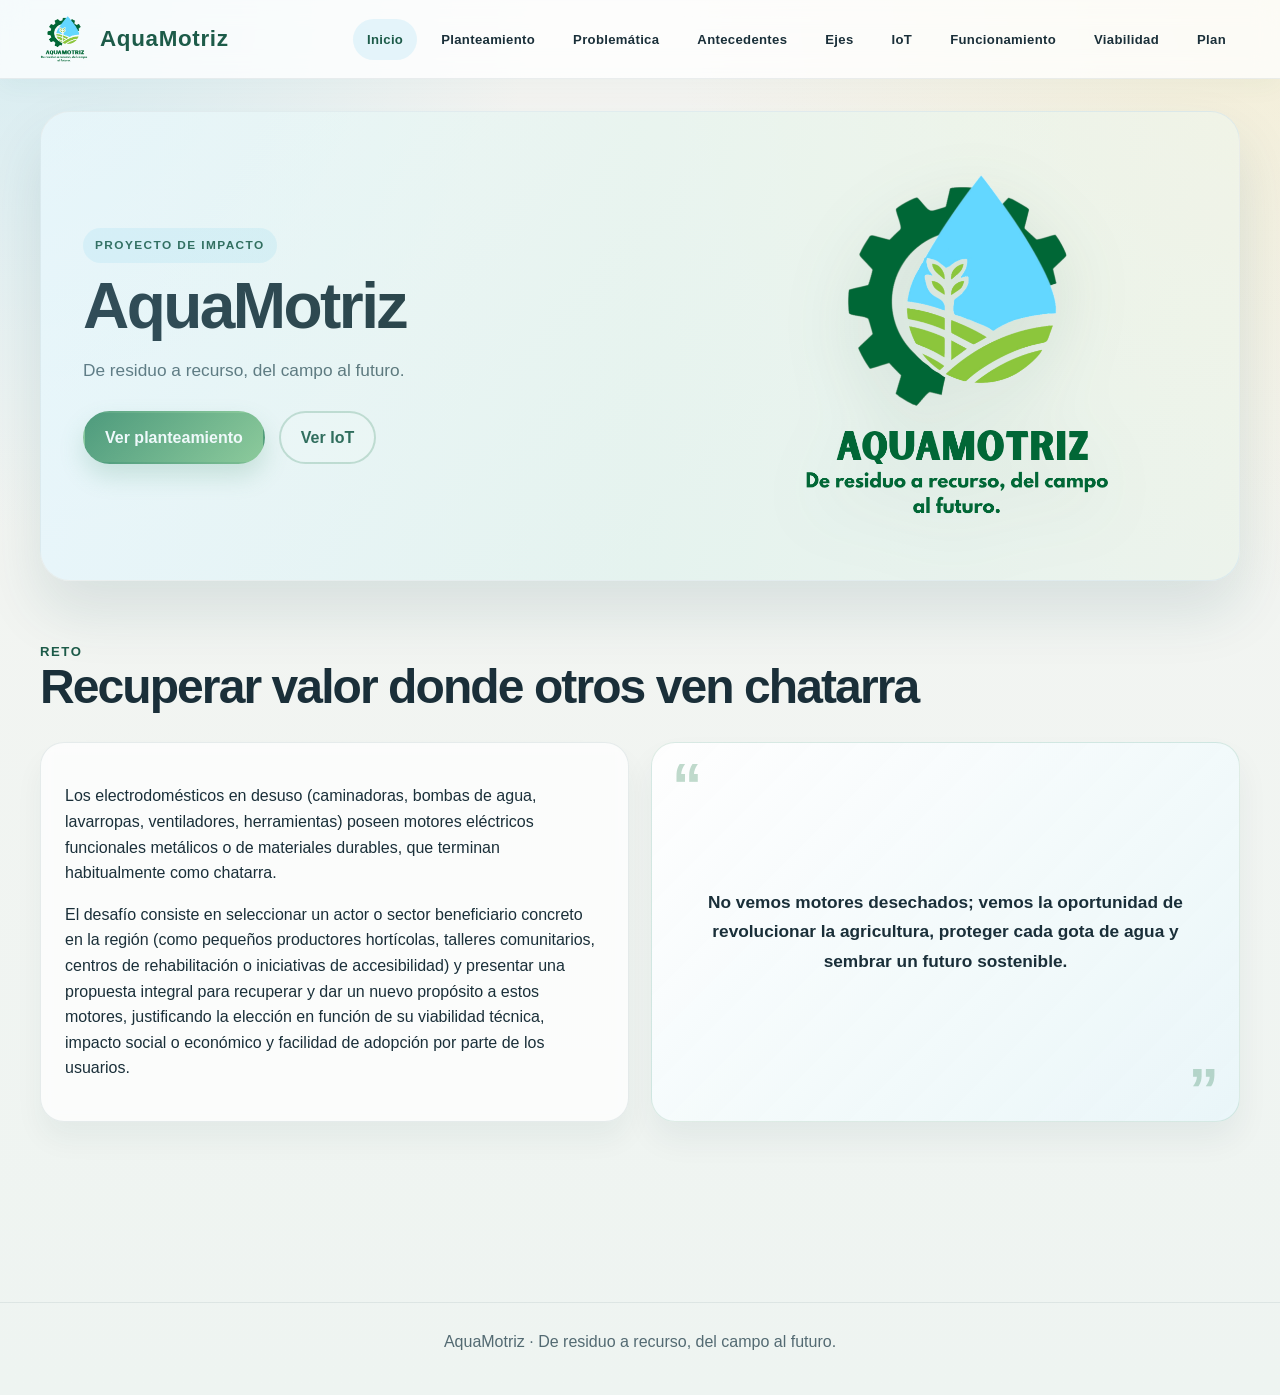
<file: index.html>
<!DOCTYPE html>
<html lang="es">
  <head>
    <meta charset="UTF-8" />
    <meta name="viewport" content="width=device-width, initial-scale=1.0" />
    <title>AquaMotriz | Inicio</title>
    <link rel="stylesheet" href="styles.css" />
  </head>
  <body>
    <header class="site-header">
      <div class="container navbar">
        <a href="index.html" class="brand" aria-label="Ir a inicio">
          <img class="brand-mark" src="assets/aquamotriz-logo.svg" alt="Logo AquaMotriz" />
          <span>AquaMotriz</span>
        </a>
        <nav class="nav-links" aria-label="Navegación principal">
          <a href="index.html">Inicio</a>
          <a href="planteamiento.html">Planteamiento</a>
          <a href="problematica.html">Problemática</a>
          <a href="antecedentes.html">Antecedentes</a>
          <a href="ejes-valor.html">Ejes</a>
          <a href="iot.html">IoT</a>
          <a href="funcionamiento.html">Funcionamiento</a>
          <a href="viabilidad.html">Viabilidad</a>
          <a href="plan-implementacion.html">Plan</a>
        </nav>
      </div>
    </header>

    <main class="container page-shell">
      <section class="hero">
        <div class="hero-inner">
          <div>
            <span class="eyebrow">Proyecto de impacto</span>
            <h1>AquaMotriz</h1>
            <p class="lead">De residuo a recurso, del campo al futuro.</p>
            <div class="cta-row">
              <a class="btn btn-primary" href="planteamiento.html">Ver planteamiento</a>
              <a class="btn btn-secondary" href="iot.html">Ver IoT</a>
            </div>
          </div>
          <div class="hero-art">
            <img src="assets/logo-real.png" alt="Logo real de AquaMotriz" class="hero-logo" />
          </div>
        </div>
      </section>

      <section class="section">
        <div class="section-header">
          <div>
            <div class="kicker">Reto</div>
            <h2>Recuperar valor donde otros ven chatarra</h2>
          </div>
        </div>

        <div class="grid-2">
          <div class="card">
            <p>
              Los electrodomésticos en desuso (caminadoras, bombas de agua, lavarropas,
              ventiladores, herramientas) poseen motores eléctricos funcionales metálicos o de
              materiales durables, que terminan habitualmente como chatarra.
            </p>
            <p>
              El desafío consiste en seleccionar un actor o sector beneficiario concreto en la región
              (como pequeños productores hortícolas, talleres comunitarios, centros de rehabilitación o
              iniciativas de accesibilidad) y presentar una propuesta integral para recuperar y dar un
              nuevo propósito a estos motores, justificando la elección en función de su viabilidad
              técnica, impacto social o económico y facilidad de adopción por parte de los usuarios.
            </p>
          </div>
          <div class="quote">
            No vemos motores desechados; vemos la oportunidad de revolucionar la agricultura,
            proteger cada gota de agua y sembrar un futuro sostenible.
          </div>
        </div>
      </section>

    </main>

    <footer class="footer">
      <div class="container">AquaMotriz · De residuo a recurso, del campo al futuro.</div>
    </footer>

    <script src="script.js"></script>
  </body>
</html>
</file>
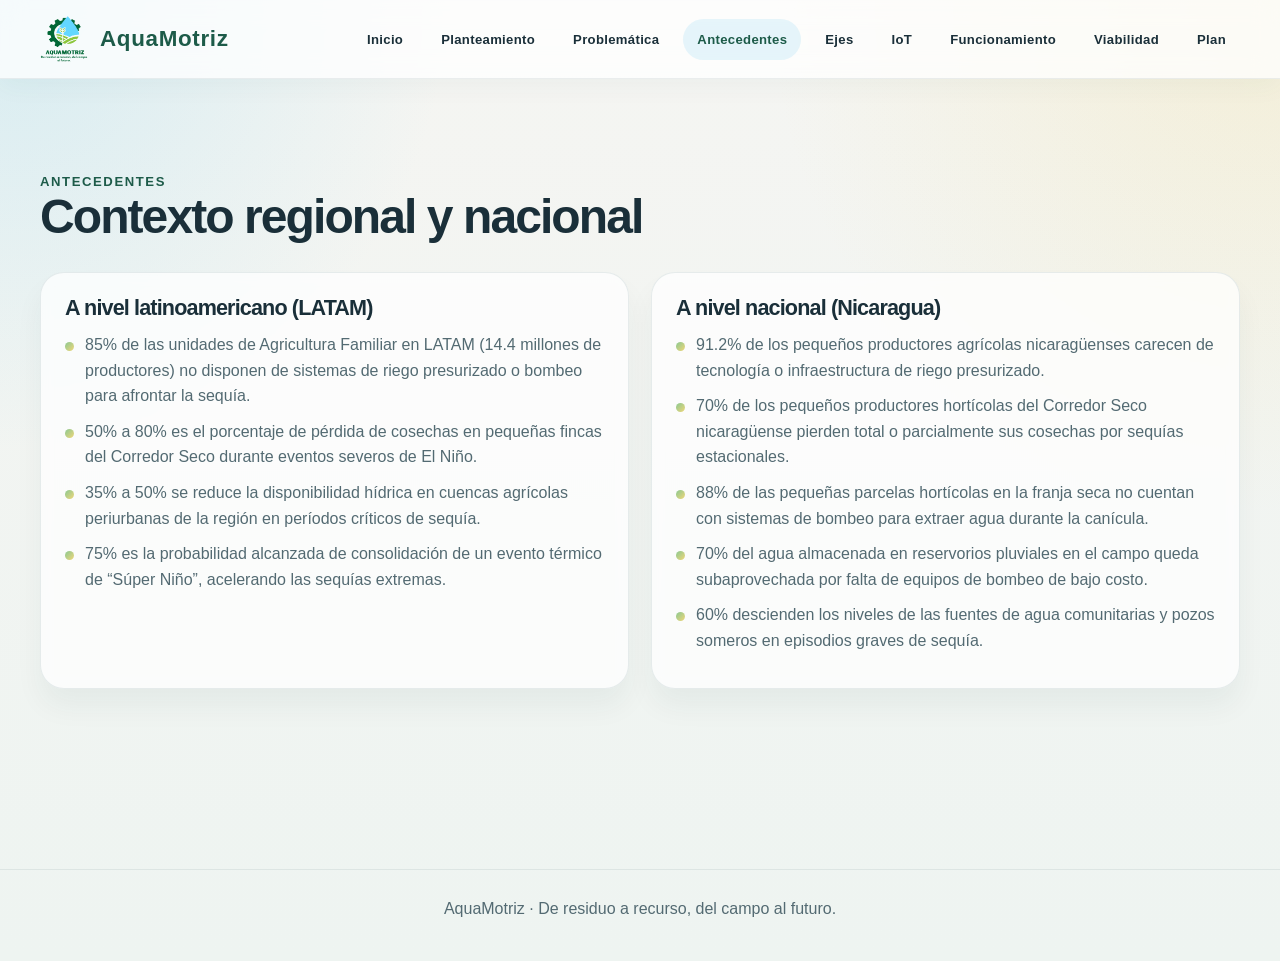
<file: antecedentes.html>
<!DOCTYPE html>
<html lang="es">
  <head>
    <meta charset="UTF-8" />
    <meta name="viewport" content="width=device-width, initial-scale=1.0" />
    <title>AquaMotriz | Antecedentes</title>
    <link rel="stylesheet" href="styles.css" />
  </head>
  <body>
    <header class="site-header">
      <div class="container navbar">
        <a href="index.html" class="brand">
          <img class="brand-mark" src="assets/aquamotriz-logo.svg" alt="Logo AquaMotriz" />
          <span>AquaMotriz</span>
        </a>
        <nav class="nav-links" aria-label="Navegación principal">
          <a href="index.html">Inicio</a>
          <a href="planteamiento.html">Planteamiento</a>
          <a href="problematica.html">Problemática</a>
          <a href="antecedentes.html">Antecedentes</a>
          <a href="ejes-valor.html">Ejes</a>
          <a href="iot.html">IoT</a>
          <a href="funcionamiento.html">Funcionamiento</a>
          <a href="viabilidad.html">Viabilidad</a>
          <a href="plan-implementacion.html">Plan</a>
        </nav>
      </div>
    </header>

    <main class="container page-shell">
      <section class="section">
        <div class="section-header">
          <div>
            <div class="kicker">Antecedentes</div>
            <h2>Contexto regional y nacional</h2>
          </div>
        </div>

        <div class="grid-2">
          <div class="card">
            <h3>A nivel latinoamericano (LATAM)</h3>
            <ul class="clean-list">
              <li>85% de las unidades de Agricultura Familiar en LATAM (14.4 millones de productores) no disponen de sistemas de riego presurizado o bombeo para afrontar la sequía.</li>
              <li>50% a 80% es el porcentaje de pérdida de cosechas en pequeñas fincas del Corredor Seco durante eventos severos de El Niño.</li>
              <li>35% a 50% se reduce la disponibilidad hídrica en cuencas agrícolas periurbanas de la región en períodos críticos de sequía.</li>
              <li>75% es la probabilidad alcanzada de consolidación de un evento térmico de “Súper Niño”, acelerando las sequías extremas.</li>
            </ul>
          </div>

          <div class="card">
            <h3>A nivel nacional (Nicaragua)</h3>
            <ul class="clean-list">
              <li>91.2% de los pequeños productores agrícolas nicaragüenses carecen de tecnología o infraestructura de riego presurizado.</li>
              <li>70% de los pequeños productores hortícolas del Corredor Seco nicaragüense pierden total o parcialmente sus cosechas por sequías estacionales.</li>
              <li>88% de las pequeñas parcelas hortícolas en la franja seca no cuentan con sistemas de bombeo para extraer agua durante la canícula.</li>
              <li>70% del agua almacenada en reservorios pluviales en el campo queda subaprovechada por falta de equipos de bombeo de bajo costo.</li>
              <li>60% descienden los niveles de las fuentes de agua comunitarias y pozos someros en episodios graves de sequía.</li>
            </ul>
          </div>
        </div>
      </section>
    </main>

    <footer class="footer">
      <div class="container">AquaMotriz · De residuo a recurso, del campo al futuro.</div>
    </footer>

    <script src="script.js"></script>
  </body>
</html>
</file>
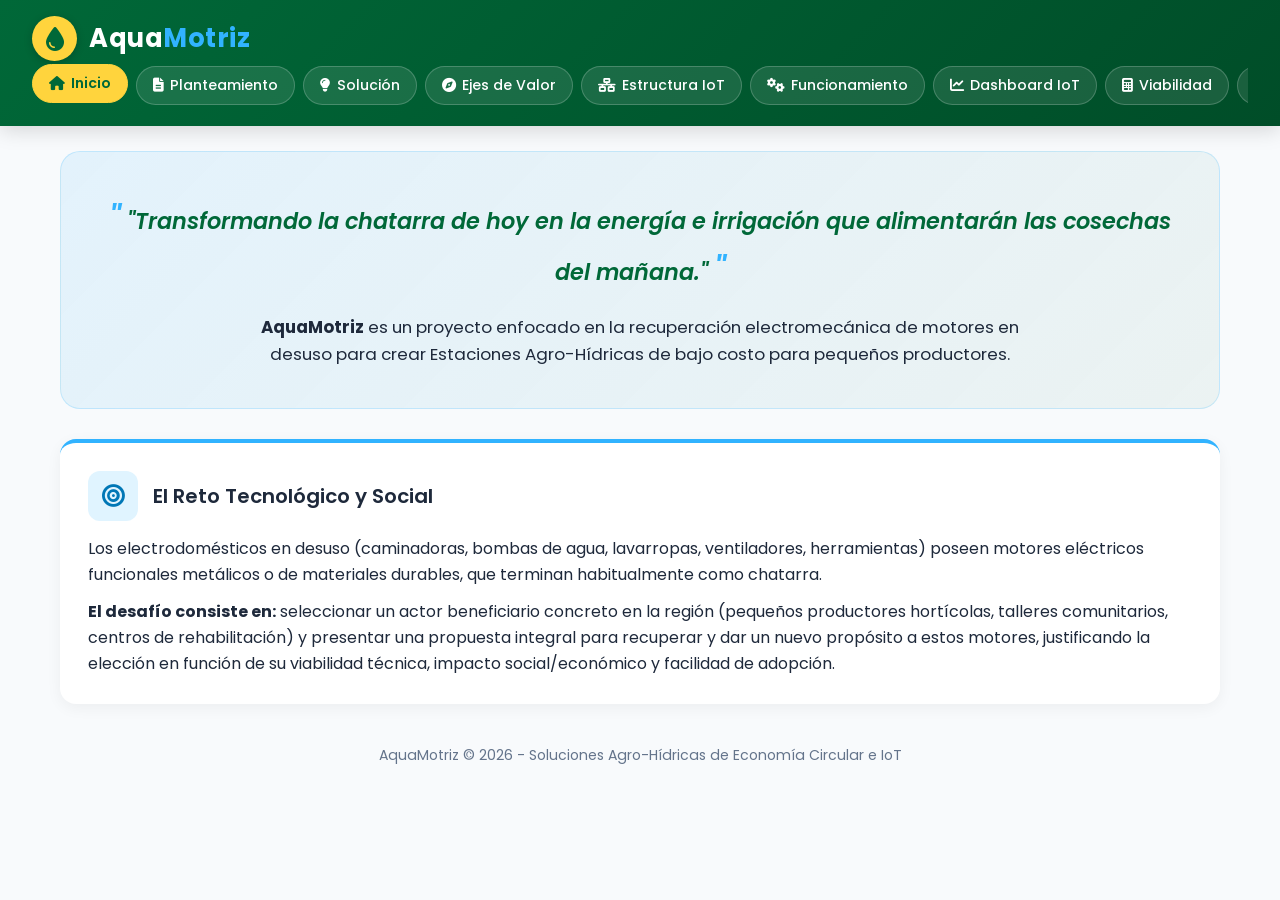
<file: AquaMotriz.html>
<!DOCTYPE html>
<html lang="es">
<head>
  <meta charset="UTF-8">
  <meta name="viewport" content="width=device-width, initial-scale=1.0">
  <title>AquaMotriz - Estaciones Agro-Hídricas Eficientes</title>
  <!-- Google Fonts & FontAwesome -->
  <link href="https://fonts.googleapis.com/css2?family=Poppins:wght@300;400;500;600;700&display=swap" rel="stylesheet">
  <link rel="stylesheet" href="https://cdnjs.cloudflare.com/ajax/libs/font-awesome/6.4.0/css/all.min.css">
  
  <style>
    :root {
      --primary-blue: #31b3ff;
      --primary-green: #006838;
      --accent-yellow: #ffd43d;
      --dark-bg: #0f172a;
      --card-bg: #ffffff;
      --text-dark: #1e293b;
      --text-muted: #64748b;
      --bg-light: #f8fafc;
      --border-color: #e2e8f0;
    }

    * {
      box-sizing: border-box;
      margin: 0;
      padding: 0;
      font-family: 'Poppins', sans-serif;
    }

    body {
      background-color: var(--bg-light);
      color: var(--text-dark);
      line-height: 1.6;
      padding-bottom: 40px;
    }

    /* Header & Navbar */
    header {
      background: linear-gradient(135deg, var(--primary-green) 0%, #004d28 100%);
      color: white;
      padding: 1rem 2rem;
      position: sticky;
      top: 0;
      z-index: 1000;
      box-shadow: 0 4px 20px rgba(0,0,0,0.15);
      display: flex;
      justify-content: space-between;
      align-items: center;
      flex-wrap: wrap;
    }

    .brand {
      display: flex;
      align-items: center;
      gap: 12px;
    }

    .brand-logo {
      width: 45px;
      height: 45px;
      background: var(--accent-yellow);
      border-radius: 50%;
      display: flex;
      align-items: center;
      justify-content: center;
      color: var(--primary-green);
      font-size: 1.5rem;
      box-shadow: 0 2px 8px rgba(0,0,0,0.2);
    }

    .brand-name {
      font-size: 1.6rem;
      font-weight: 700;
      letter-spacing: 0.5px;
      color: #ffffff;
    }

    .brand-name span {
      color: var(--primary-blue);
    }

    nav {
      display: flex;
      gap: 8px;
      overflow-x: auto;
      padding: 5px 0;
    }

    nav button {
      background: rgba(255, 255, 255, 0.1);
      border: 1px solid rgba(255, 255, 255, 0.2);
      color: white;
      padding: 8px 16px;
      border-radius: 20px;
      cursor: pointer;
      font-weight: 500;
      font-size: 0.88rem;
      transition: all 0.3s ease;
      white-space: nowrap;
      display: flex;
      align-items: center;
      gap: 6px;
    }

    nav button:hover, nav button.active {
      background: var(--accent-yellow);
      color: var(--primary-green);
      border-color: var(--accent-yellow);
      font-weight: 600;
      transform: translateY(-2px);
    }

    /* Main Container */
    .container {
      max-width: 1200px;
      margin: 25px auto;
      padding: 0 20px;
    }

    /* Screens/Tab Content */
    .tab-content {
      display: none;
      animation: fadeIn 0.4s ease-in-out;
    }

    .tab-content.active {
      display: block;
    }

    @keyframes fadeIn {
      from { opacity: 0; transform: translateY(10px); }
      to { opacity: 1; transform: translateY(0); }
    }

    /* Hero Banner / Screen 1 */
    .hero-card {
      background: linear-gradient(135deg, rgba(49, 179, 255, 0.1) 0%, rgba(0, 104, 56, 0.05) 100%);
      border-radius: 20px;
      padding: 40px;
      border: 1px solid rgba(49, 179, 255, 0.2);
      margin-bottom: 30px;
      text-align: center;
      position: relative;
      overflow: hidden;
    }

    .hero-quote {
      font-size: 1.4rem;
      font-style: italic;
      color: var(--primary-green);
      font-weight: 600;
      margin-bottom: 20px;
    }

    .hero-quote::before, .hero-quote::after {
      content: '"';
      color: var(--primary-blue);
      font-size: 2rem;
    }

    /* Cards Layout */
    .grid-2 {
      display: grid;
      grid-template-columns: repeat(auto-fit, minmax(320px, 1fr));
      gap: 25px;
      margin-top: 20px;
    }

    .grid-3 {
      display: grid;
      grid-template-columns: repeat(auto-fit, minmax(280px, 1fr));
      gap: 25px;
      margin-top: 20px;
    }

    .card {
      background: var(--card-bg);
      border-radius: 16px;
      padding: 28px;
      box-shadow: 0 4px 15px rgba(0,0,0,0.05);
      border-top: 4px solid var(--primary-green);
      transition: transform 0.3s ease, box-shadow 0.3s ease;
    }

    .card:hover {
      transform: translateY(-5px);
      box-shadow: 0 10px 25px rgba(0,0,0,0.1);
    }

    .card-accent-blue {
      border-top-color: var(--primary-blue);
    }

    .card-accent-yellow {
      border-top-color: var(--accent-yellow);
    }

    .card-header {
      display: flex;
      align-items: center;
      gap: 15px;
      margin-bottom: 15px;
    }

    .card-icon {
      width: 50px;
      height: 50px;
      border-radius: 12px;
      display: flex;
      align-items: center;
      justify-content: center;
      font-size: 1.4rem;
    }

    .icon-green { background: rgba(0, 104, 56, 0.1); color: var(--primary-green); }
    .icon-blue { background: rgba(49, 179, 255, 0.15); color: #0077b6; }
    .icon-yellow { background: rgba(255, 212, 61, 0.2); color: #b78103; }

    .card-title {
      font-size: 1.25rem;
      color: var(--text-dark);
      font-weight: 600;
    }

    /* Section Headings */
    .section-title {
      font-size: 1.8rem;
      color: var(--primary-green);
      margin-bottom: 10px;
      font-weight: 700;
      display: flex;
      align-items: center;
      gap: 12px;
    }

    .section-subtitle {
      color: var(--text-muted);
      margin-bottom: 25px;
      font-size: 0.98rem;
    }

    /* IoT Dashboard Styling */
    .dashboard-container {
      background: #f1f5f9;
      border-radius: 20px;
      padding: 25px;
      border: 1px solid var(--border-color);
    }

    .dash-header {
      text-align: center;
      margin-bottom: 25px;
    }

    .dash-status {
      display: inline-flex;
      align-items: center;
      gap: 8px;
      background: rgba(0, 104, 56, 0.1);
      color: var(--primary-green);
      padding: 6px 16px;
      border-radius: 20px;
      font-size: 0.85rem;
      font-weight: 600;
    }

    .status-dot {
      width: 10px;
      height: 10px;
      background: #22c55e;
      border-radius: 50%;
      animation: pulse 1.5s infinite;
    }

    @keyframes pulse {
      0% { opacity: 1; }
      50% { opacity: 0.4; }
      100% { opacity: 1; }
    }

    .dash-grid {
      display: grid;
      grid-template-columns: repeat(auto-fit, minmax(240px, 1fr));
      gap: 20px;
    }

    .dash-card {
      background: white;
      border-radius: 16px;
      padding: 20px;
      border-left: 6px solid var(--primary-green);
      display: flex;
      justify-content: space-between;
      align-items: center;
      box-shadow: 0 2px 10px rgba(0,0,0,0.04);
    }

    .dash-val {
      font-size: 2rem;
      font-weight: 700;
      color: var(--primary-green);
      margin-top: 5px;
    }

    .dash-label {
      color: var(--text-muted);
      font-size: 0.9rem;
      font-weight: 500;
    }

    .dash-icon-bg {
      font-size: 2.2rem;
      color: var(--primary-blue);
      opacity: 0.85;
    }

    /* IoT Architecture Scheme */
    .arch-flow {
      display: flex;
      flex-wrap: wrap;
      gap: 20px;
      justify-content: space-between;
      margin-top: 20px;
    }

    .arch-box {
      flex: 1;
      min-width: 280px;
      background: white;
      border-radius: 16px;
      padding: 20px;
      box-shadow: 0 4px 12px rgba(0,0,0,0.05);
      border: 1px solid var(--border-color);
    }

    .arch-box-header {
      font-weight: 700;
      font-size: 1.1rem;
      margin-bottom: 15px;
      color: var(--primary-green);
      border-bottom: 2px solid var(--accent-yellow);
      padding-bottom: 8px;
    }

    .arch-item {
      background: var(--bg-light);
      padding: 12px;
      border-radius: 10px;
      margin-bottom: 10px;
      font-size: 0.9rem;
    }

    .arch-item strong {
      display: block;
      color: var(--text-dark);
    }

    .esp32-center-box {
      background: #0f172a;
      color: white;
      border-radius: 16px;
      padding: 25px;
      text-align: center;
    }

    .esp32-center-box .arch-box-header {
      color: var(--accent-yellow);
      border-bottom-color: var(--primary-blue);
    }

    /* Video Placeholder */
    .video-container {
      width: 100%;
      height: 380px;
      background: #1e293b;
      border-radius: 16px;
      display: flex;
      flex-direction: column;
      align-items: center;
      justify-content: center;
      color: white;
      margin-top: 20px;
      border: 2px dashed var(--primary-blue);
      position: relative;
    }

    .video-container i {
      font-size: 4rem;
      color: var(--accent-yellow);
      margin-bottom: 15px;
    }

    /* Timeline Implementation */
    .timeline {
      position: relative;
      padding-left: 30px;
      border-left: 4px solid var(--primary-green);
      margin-top: 20px;
    }

    .timeline-item {
      position: relative;
      margin-bottom: 30px;
    }

    .timeline-item::before {
      content: '';
      position: absolute;
      left: -39px;
      top: 0;
      width: 18px;
      height: 18px;
      border-radius: 50%;
      background: var(--accent-yellow);
      border: 4px solid var(--primary-green);
    }

    .timeline-badge {
      background: var(--primary-blue);
      color: white;
      font-weight: 700;
      padding: 4px 12px;
      border-radius: 12px;
      font-size: 0.85rem;
      display: inline-block;
      margin-bottom: 10px;
    }

    .timeline-content {
      background: white;
      padding: 20px;
      border-radius: 12px;
      box-shadow: 0 2px 10px rgba(0,0,0,0.05);
    }

    .timeline-content h4 {
      color: var(--primary-green);
      margin-bottom: 8px;
    }

    .timeline-content ul {
      list-style-type: disc;
      padding-left: 20px;
      margin-bottom: 12px;
      color: var(--text-dark);
      font-size: 0.92rem;
    }

    .timeline-result {
      background: rgba(0, 104, 56, 0.08);
      padding: 8px 12px;
      border-radius: 8px;
      font-size: 0.88rem;
      font-weight: 600;
      color: var(--primary-green);
    }

    /* Tables */
    .table-responsive {
      overflow-x: auto;
      margin-top: 20px;
    }

    table {
      width: 100%;
      border-collapse: collapse;
      background: white;
      border-radius: 12px;
      overflow: hidden;
      box-shadow: 0 2px 10px rgba(0,0,0,0.05);
    }

    th {
      background: var(--primary-green);
      color: white;
      text-align: left;
      padding: 14px;
      font-weight: 600;
    }

    td {
      padding: 12px 14px;
      border-bottom: 1px solid var(--border-color);
      font-size: 0.92rem;
    }

    tr:last-child td {
      border-bottom: none;
    }

    .tag-green { color: var(--primary-green); font-weight: 700; }

    /* Footer */
    footer {
      text-align: center;
      margin-top: 40px;
      color: var(--text-muted);
      font-size: 0.88rem;
    }

    @media (max-width: 768px) {
      header {
        flex-direction: column;
        align-items: flex-start;
        gap: 15px;
      }
      nav {
        width: 100%;
      }
      .hero-card {
        padding: 25px 18px;
      }
    }
  </style>
</head>
<body>

  <!-- Encabezado / Navegación -->
  <header>
    <div class="brand">
      <div class="brand-logo">
        <i class="fa-solid fa-droplet"></i>
      </div>
      <div class="brand-name">Aqua<span>Motriz</span></div>
    </div>
    <nav>
      <button class="active" onclick="showTab('inicio')"><i class="fa-solid fa-house"></i> Inicio</button>
      <button onclick="showTab('planteamiento')"><i class="fa-solid fa-file-lines"></i> Planteamiento</button>
      <button onclick="showTab('problemática')"><i class="fa-solid fa-lightbulb"></i> Solución</button>
      <button onclick="showTab('ejes')"><i class="fa-solid fa-compass"></i> Ejes de Valor</button>
      <button onclick="showTab('iot-arch')"><i class="fa-solid fa-network-wired"></i> Estructura IoT</button>
      <button onclick="showTab('funcionamiento')"><i class="fa-solid fa-gears"></i> Funcionamiento</button>
      <button onclick="showTab('dashboard')"><i class="fa-solid fa-chart-line"></i> Dashboard IoT</button>
      <button onclick="showTab('viabilidad')"><i class="fa-solid fa-calculator"></i> Viabilidad</button>
      <button onclick="showTab('plan')"><i class="fa-solid fa-calendar-check"></i> Plan Implementación</button>
      <button onclick="showTab('antecedentes')"><i class="fa-solid fa-history"></i> Antecedentes</button>
    </nav>
  </header>

  <div class="container">

    <!-- 1. PANTALLA INICIO -->
    <section id="inicio" class="tab-content active">
      <div class="hero-card">
        <div class="hero-quote">
          "Transformando la chatarra de hoy en la energía e irrigación que alimentarán las cosechas del mañana."
        </div>
        <p style="max-width: 800px; margin: 0 auto; color: var(--text-dark); font-size: 1.05rem;">
          <strong>AquaMotriz</strong> es un proyecto enfocado en la recuperación electromecánica de motores en desuso para crear Estaciones Agro-Hídricas de bajo costo para pequeños productores.
        </p>
      </div>

      <div class="card card-accent-blue">
        <div class="card-header">
          <div class="card-icon icon-blue">
            <i class="fa-solid fa-bullseye"></i>
          </div>
          <h2 class="card-title">El Reto Tecnológico y Social</h2>
        </div>
        <p style="margin-bottom: 12px; color: var(--text-dark);">
          Los electrodomésticos en desuso (caminadoras, bombas de agua, lavarropas, ventiladores, herramientas) poseen motores eléctricos funcionales metálicos o de materiales durables, que terminan habitualmente como chatarra.
        </p>
        <p style="color: var(--text-dark);">
          <strong>El desafío consiste en:</strong> seleccionar un actor beneficiario concreto en la región (pequeños productores hortícolas, talleres comunitarios, centros de rehabilitación) y presentar una propuesta integral para recuperar y dar un nuevo propósito a estos motores, justificando la elección en función de su viabilidad técnica, impacto social/económico y facilidad de adopción.
        </p>
      </div>
    </section>

    <!-- 2. PANTALLA PLANTEAMIENTO -->
    <section id="planteamiento" class="tab-content">
      <h2 class="section-title"><i class="fa-solid fa-align-left"></i> Planteamiento de la Situación</h2>
      <p class="section-subtitle">Diagnóstico del problema ambiental y socioeconómico regional.</p>
      
      <div class="grid-2">
        <div class="card card-accent-yellow">
          <div class="card-header">
            <div class="card-icon icon-yellow"><i class="fa-solid fa-dumpster"></i></div>
            <h3 class="card-title">Acumulación de Chatarra Electrónica</h3>
          </div>
          <p>La acumulación masiva de electrodomésticos en desuso (bombas de agua, lavarropas, caminadoras) convertidos prematuramente en chatarra tecnológica genera severa contaminación ambiental y desperdicio de metales preciosos e ingenieriles reutilizables.</p>
        </div>

        <div class="card card-accent-blue">
          <div class="card-header">
            <div class="card-icon icon-blue"><i class="fa-solid fa-hand-holding-dollar"></i></div>
            <h3 class="card-title">Barrera Económica en el Campo</h3>
          </div>
          <p>Falta de acceso de los pequeños productores hortícolas a sistemas de bombeo y riego eficientes debido a los altos costos de la maquinaria comercial, lo que genera desperdicio de agua, baja productividad agrícola y vulnerabilidad económica.</p>
        </div>
      </div>
    </section>

    <!-- 3. PANTALLA PROBLEMÁTICA / SOLUCIÓN -->
    <section id="problemática" class="tab-content">
      <h2 class="section-title"><i class="fa-solid fa-lightbulb"></i> Solución Propuesta</h2>
      <p class="section-subtitle">Innovación electromecánica al servicio de la agricultura circular.</p>
      
      <div class="card" style="border-top-color: var(--primary-green); background: linear-gradient(to right, #ffffff, #f0fdf4);">
        <div class="card-header">
          <div class="card-icon icon-green"><i class="fa-solid fa-seedling"></i></div>
          <h3 class="card-title">Estaciones Agro-Hídricas Eficientes de Bajo Costo</h3>
        </div>
        <p style="font-size: 1.05rem; line-height: 1.7;">
          La solución integral combina el <strong>reciclaje técnico/electromecánico</strong> con un modelo de impacto social y agrícola sostenible. Consiste en desarrollar un <strong>sistema modular de reciclaje, adaptación y automatización</strong> de motores domésticos para transformarlos en <strong>Estaciones Agro-Hídricas Eficientes</strong> de bajo costo, adaptadas a parcelas rurales.
        </p>
      </div>
    </section>

    <!-- 4. PANTALLA EJES DE VALOR -->
    <section id="ejes" class="tab-content">
      <h2 class="section-title"><i class="fa-solid fa-compass"></i> Ejes Estratégicos de Valor</h2>
      <p class="section-subtitle">Pilares del diseño e impacto del proyecto AquaMotriz.</p>

      <div class="grid-3">
        <div class="card card-accent-blue">
          <div class="card-header">
            <div class="card-icon icon-blue"><i class="fa-solid fa-microchip"></i></div>
            <h3 class="card-title">1. Recuperación e Innovación</h3>
          </div>
          <p>Evaluar, clasificar, reacondicionar y adaptar motores recuperados, incorporando automatización y protecciones eléctricas según los requerimientos de cada aplicación.</p>
        </div>

        <div class="card">
          <div class="card-header">
            <div class="card-icon icon-green"><i class="fa-solid fa-wheat-awn"></i></div>
            <h3 class="card-title">2. Accesibilidad & Productividad</h3>
          </div>
          <p>Diseñar estaciones de bombeo y riego de bajo costo, adaptadas a las condiciones de las parcelas, las necesidades hídricas y la capacidad económica de sus usuarios.</p>
        </div>

        <div class="card card-accent-yellow">
          <div class="card-header">
            <div class="card-icon icon-yellow"><i class="fa-solid fa-recycle"></i></div>
            <h3 class="card-title">3. Economía Circular</h3>
          </div>
          <p>Priorizar la reutilización segura de motores y componentes, prolongar su vida útil y gestionar responsablemente las piezas que no puedan recuperarse.</p>
        </div>
      </div>
    </section>

    <!-- 5. PANTALLA ESTRUCTURA IOT -->
    <section id="iot-arch" class="tab-content">
      <h2 class="section-title"><i class="fa-solid fa-network-wired"></i> Arquitectura IoT del Sistema</h2>
      <p class="section-subtitle">Flujo desde los sensores del tanque y cultivo hasta el bombeo, el riego y la telemetría.</p>

      <div class="arch-flow">
        <!-- Sensado -->
        <div class="arch-box">
          <div class="arch-box-header"><i class="fa-solid fa-eye"></i> 1. SENSADO</div>
          <div class="arch-item">
            <strong>Nivel del Depósito</strong>
            Flotador o sensor de nivel. Protege la bomba contra trabajo en seco.
          </div>
          <div class="arch-item">
            <strong>Humedad del Suelo</strong>
            Sensor capacitivo en el cultivo. Solicita riego según necesidad real.
          </div>
          <div class="arch-item">
            <strong>Estado Eléctrico</strong>
            Monitoreo de corriente/energía para detectar anomalías en el motor.
          </div>
        </div>

        <!-- Control ESP32 -->
        <div class="arch-box esp32-center-box">
          <div class="arch-box-header"><i class="fa-solid fa-brain"></i> 2. CONTROL Y TELEMETRÍA</div>
          <div style="font-size: 1.8rem; font-weight: 700; color: var(--primary-blue); margin: 10px 0;">ESP32</div>
          <p style="font-size: 0.85rem; color: #cbd5e1; margin-bottom: 12px;">Control Local + Telemetría Opcional</p>
          <div style="background: rgba(255,255,255,0.1); padding: 8px; border-radius: 8px; font-size: 0.82rem; margin-bottom: 8px;">Lógica de Control / Umbrales / Horarios</div>
          <div style="background: rgba(255,255,255,0.1); padding: 8px; border-radius: 8px; font-size: 0.82rem;">Conectividad Wi-Fi / MQTT / HTTP</div>
        </div>

        <!-- Acción -->
        <div class="arch-box">
          <div class="arch-box-header"><i class="fa-solid fa-bolt"></i> 3. ACCIÓN Y USO</div>
          <div class="arch-item">
            <strong>Etapa de Potencia Protegida</strong>
            Interfaz aislada y relés/protecciones para conmutación segura del motor.
          </div>
          <div class="arch-item">
            <strong>Motor Reacondicionado</strong>
            Acciona la bomba mediante acople mecánico dimensionado y protegido.
          </div>
          <div class="arch-item">
            <strong>Bombeo y Riego por Goteo</strong>
            Lleva agua al cultivo de forma controlada y automatizada.
          </div>
        </div>
      </div>
    </section>

    <!-- 6. PANTALLA FUNCIONAMIENTO -->
    <section id="funcionamiento" class="tab-content">
      <h2 class="section-title"><i class="fa-solid fa-gears"></i> Diagramas de Funcionamiento y Demostración</h2>
      <p class="section-subtitle">Esquema funcional de circuito hídrico, eléctrico y modelo 3D.</p>

      <div class="grid-2">
        <div class="card">
          <h3 style="color: var(--primary-green); margin-bottom: 15px;"><i class="fa-solid fa-water"></i> Circuito de Agua e Hidráulica</h3>
          <p style="font-size: 0.9rem;">
            <strong>Depósito de agua</strong> &rarr; <strong>Bomba accionado por motor recuperado</strong> &rarr; <strong>Filtro y tubería</strong> &rarr; <strong>Huerto comunitario (Goteo)</strong> &rarr; <strong>Retorno / Recirculación (Opcional)</strong>.
          </p>
        </div>

        <div class="card card-accent-yellow">
          <h3 style="color: var(--primary-green); margin-bottom: 15px;"><i class="fa-solid fa-plug"></i> Alimentación y Protección</h3>
          <p style="font-size: 0.9rem;">
            <strong>Alimentación eléctrica</strong> &rarr; <strong>Protección sobrecorriente</strong> &rarr; <strong>Interruptor / Control</strong> &rarr; <strong>Motor Recuperado</strong> &rarr; <strong>Sensor de Nivel (Auto-apagado seco)</strong>.
          </p>
        </div>
      </div>

      <!-- Video 3D Placeholder -->
      <div class="video-container">
        <i class="fa-solid fa-circle-play"></i>
        <h3>Demostración en Video 3D de la Estación Agro-Hídrica</h3>
        <p style="font-size: 0.88rem; color: #94a3b8; margin-top: 5px;">(Espacio reservado para inserción del video en 3D / Prototipo)</p>
      </div>
    </section>

    <!-- 7. PANTALLA DASHBOARD IOT EN TIEMPO REAL -->
    <section id="dashboard" class="tab-content">
      <h2 class="section-title"><i class="fa-solid fa-chart-line"></i> Dashboard IoT en Tiempo Real</h2>
      <p class="section-subtitle">Monitoreo constante mediante el Nodo Biocreativa Hub / ESP32 AquaMotriz.</p>

      <div class="dashboard-container">
        <div class="dash-header">
          <div class="dash-status">
            <div class="status-dot"></div> Sistema Operativo - Transmitiendo Datos
          </div>
        </div>

        <div class="dash-grid">
          <div class="dash-card">
            <div>
              <div class="dash-label">Temperatura Ambiente</div>
              <div class="dash-val">28°C</div>
            </div>
            <div class="dash-icon-bg"><i class="fa-solid fa-temperature-three-quarters"></i></div>
          </div>

          <div class="dash-card">
            <div>
              <div class="dash-label">Humedad del Suelo</div>
              <div class="dash-val">51%</div>
            </div>
            <div class="dash-icon-bg"><i class="fa-solid fa-droplet"></i></div>
          </div>

          <div class="dash-card">
            <div>
              <div class="dash-label">Lluvia Detectada</div>
              <div class="dash-val">No</div>
            </div>
            <div class="dash-icon-bg"><i class="fa-solid fa-cloud-sun"></i></div>
          </div>

          <div class="dash-card">
            <div>
              <div class="dash-label">Energía Solar / Auxiliar</div>
              <div class="dash-val">88%</div>
            </div>
            <div class="dash-icon-bg"><i class="fa-solid fa-solar-panel"></i></div>
          </div>

          <div class="dash-card">
            <div>
              <div class="dash-label">Productores Beneficiados</div>
              <div class="dash-val">27</div>
            </div>
            <div class="dash-icon-bg"><i class="fa-solid fa-users"></i></div>
          </div>

          <div class="dash-card">
            <div>
              <div class="dash-label">Batería del Nodo</div>
              <div class="dash-val">93%</div>
            </div>
            <div class="dash-icon-bg"><i class="fa-solid fa-battery-full"></i></div>
          </div>
        </div>
      </div>
    </section>

    <!-- 8. PANTALLA VIABILIDAD FINANCIERA -->
    <section id="viabilidad" class="tab-content">
      <h2 class="section-title"><i class="fa-solid fa-calculator"></i> Viabilidad Financiera (MVP)</h2>
      <p class="section-subtitle">Kit de riego con motores de electrodomésticos recuperados · Piloto en Nicaragua (CÓRDOBAS Y DÓLARES).</p>

      <div class="table-responsive">
        <table>
          <thead>
            <tr>
              <th>Indicador Clave</th>
              <th>C$ (NIO)</th>
              <th>US$</th>
              <th>Lectura y Justificación</th>
            </tr>
          </thead>
          <tbody>
            <tr>
              <td><strong>Costo unitario del kit</strong></td>
              <td>C$12,589.26</td>
              <td>US$343.74</td>
              <td>Materiales, insumos de conexión y mano de obra, más 5% de imprevistos.</td>
            </tr>
            <tr>
              <td><strong>Precio de venta</strong></td>
              <td>C$18,000.00</td>
              <td>US$491.48</td>
              <td>Costo + (1 - margen), redondeado a la centena.</td>
            </tr>
            <tr>
              <td><strong>Utilidad bruta por kit</strong></td>
              <td class="tag-green">C$5,410.74</td>
              <td class="tag-green">US$147.74</td>
              <td>Lo que deja cada kit vendido.</td>
            </tr>
            <tr>
              <td><strong>Inversión inicial del taller</strong></td>
              <td>C$19,113.10</td>
              <td>US$521.87</td>
              <td>Herramientas, banco de pruebas y capital de trabajo.</td>
            </tr>
            <tr>
              <td><strong>Gastos fijos anuales</strong></td>
              <td>C$31,500.00</td>
              <td>US$860.08</td>
              <td>Transporte, promoción y cuota administrativa.</td>
            </tr>
            <tr>
              <td><strong>Kits de equilibrio al año</strong></td>
              <td colspan="2" style="text-align: center; font-weight:700;">6 Kits</td>
              <td>Cantidad mínima requerida para cubrir los gastos fijos del taller.</td>
            </tr>
            <tr>
              <td><strong>VAN a 5 años (Tasa 12%)</strong></td>
              <td class="tag-green">C$164,217.83</td>
              <td class="tag-green">US$4,483.85</td>
              <td>Valor Neto Creado por el negocio.</td>
            </tr>
            <tr>
              <td><strong>Tasa Interna de Retorno (TIR)</strong></td>
              <td colspan="2" style="text-align: center; font-weight:700; color: var(--primary-green);">162.9%</td>
              <td>Alta rentabilidad sobre la inversión inicial acotada.</td>
            </tr>
            <tr>
              <td><strong>Tiempo de Recuperación</strong></td>
              <td colspan="2" style="text-align: center; font-weight:700;">9.6 Meses</td>
              <td>Meta cumplida en menos de 12 meses.</td>
            </tr>
          </tbody>
        </table>
      </div>
    </section>

    <!-- 9. PANTALLA PLAN DE IMPLEMENTACIÓN -->
    <section id="plan" class="tab-content">
      <h2 class="section-title"><i class="fa-solid fa-calendar-check"></i> Plan de Implementación</h2>
      <p class="section-subtitle">Cronograma proyectado a 3 meses para validación del prototipo.</p>

      <div class="timeline">
        <div class="timeline-item">
          <span class="timeline-badge">MES 1</span>
          <div class="timeline-content">
            <h4>Planificación, Recolección y Evaluación</h4>
            <ul>
              <li>Identificar pequeños productores y sus necesidades hídricas/riego.</li>
              <li>Recolectar motores de electrodomésticos en desuso de la comunidad.</li>
              <li>Evaluar su estado técnico y seleccionar los mecánicamente aptos.</li>
              <li>Definir el diseño hidráulico y los materiales necesarios.</li>
            </ul>
            <div class="timeline-result"><i class="fa-solid fa-check"></i> Resultado: Motores seleccionados y diseño definido.</div>
          </div>
        </div>

        <div class="timeline-item">
          <span class="timeline-badge" style="background: var(--primary-green);">MES 2</span>
          <div class="timeline-content">
            <h4>Construcción, Recuperación y Ensamblaje</h4>
            <ul>
              <li>Reacondicionar y limpiar los motores seleccionados.</li>
              <li>Integrar los componentes eléctricos, de potencia e hidráulicos.</li>
              <li>Incorporar controles de automatización y protecciones de seguridad.</li>
              <li>Realizar pruebas técnicas iniciales en banco de pruebas.</li>
            </ul>
            <div class="timeline-result"><i class="fa-solid fa-check"></i> Resultado: Prototipo funcional ensamblado y evaluado.</div>
          </div>
        </div>

        <div class="timeline-item">
          <span class="timeline-badge" style="background: #b78103;">MES 3</span>
          <div class="timeline-content">
            <h4>Validación, Prueba y Mejora</h4>
            <ul>
              <li>Instalar el prototipo en una parcela piloto de pequeño productor.</li>
              <li>Evaluar el funcionamiento continuo de bombeo y riego.</li>
              <li>Recopilar retroalimentación del productor y detectar mejoras.</li>
              <li>Documentar costos finales, resultados e indicadores de réplica.</li>
            </ul>
            <div class="timeline-result"><i class="fa-solid fa-check"></i> Resultado: Sistema validado en campo y manual de réplica.</div>
          </div>
        </div>
      </div>
    </section>

    <!-- 10. PANTALLA ANTECEDENTES -->
    <section id="antecedentes" class="tab-content">
      <h2 class="section-title"><i class="fa-solid fa-history"></i> Antecedentes e Investigaciones</h2>
      <p class="section-subtitle">Registro histórico e investigaciones previas sustentando el proyecto.</p>

      <div class="card" style="border-left: 4px solid var(--primary-blue);">
        <p style="color: var(--text-muted); font-style: italic;">
          [Esta sección se encuentra lista para integrar la documentación y aportes enviados por Emilse].
        </p>
      </div>
    </section>

  </div>

  <footer>
    <p>AquaMotriz &copy; 2026 - Soluciones Agro-Hídricas de Economía Circular e IoT</p>
  </footer>

  <!-- Script para Navegación -->
  <script>
    function showTab(tabId) {
      // Ocultar todas las pestañas
      const contents = document.querySelectorAll('.tab-content');
      contents.forEach(content => content.classList.remove('active'));

      // Desactivar todos los botones
      const buttons = document.querySelectorAll('nav button');
      buttons.forEach(button => button.classList.remove('active'));

      // Mostrar pestaña seleccionada y activar botón correspondiente
      document.getElementById(tabId).classList.add('active');
      
      const activeBtn = Array.from(buttons).find(b => b.getAttribute('onclick').includes(tabId));
      if (activeBtn) {
        activeBtn.classList.add('active');
      }
    }
  </script>
</body>
</html>
</file>
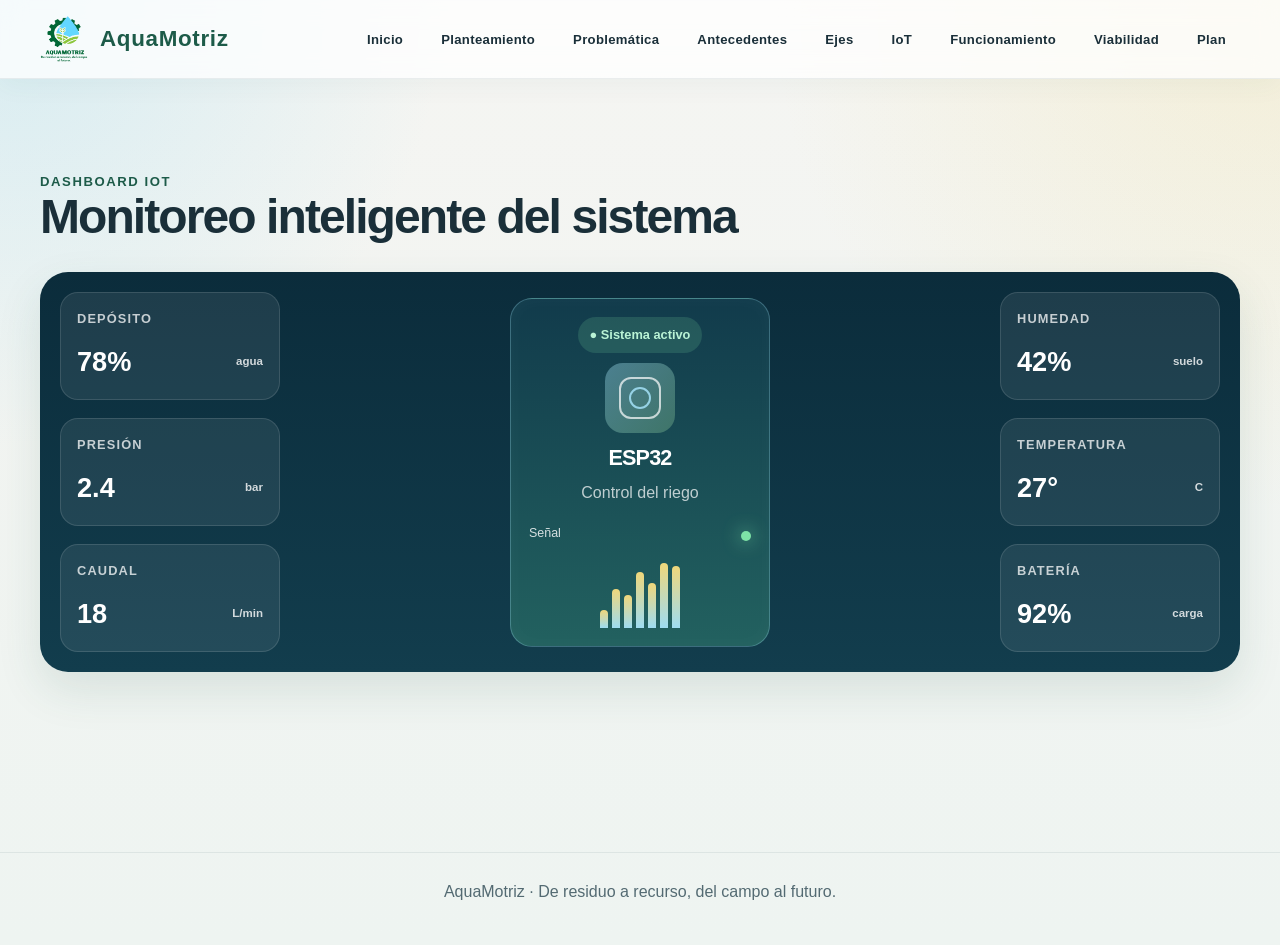
<file: dashboard-iot.html>
<!DOCTYPE html>
<html lang="es">
  <head>
    <meta charset="UTF-8" />
    <meta name="viewport" content="width=device-width, initial-scale=1.0" />
    <title>AquaMotriz | Dashboard IoT</title>
    <link rel="stylesheet" href="styles.css" />
  </head>
  <body>
    <header class="site-header">
      <div class="container navbar">
        <a href="index.html" class="brand">
          <img class="brand-mark" src="assets/aquamotriz-logo.svg" alt="Logo AquaMotriz" />
          <span>AquaMotriz</span>
        </a>
        <nav class="nav-links" aria-label="Navegación principal">
          <a href="index.html">Inicio</a>
          <a href="planteamiento.html">Planteamiento</a>
          <a href="problematica.html">Problemática</a>
          <a href="antecedentes.html">Antecedentes</a>
          <a href="ejes-valor.html">Ejes</a>
          <a href="iot.html">IoT</a>
          <a href="funcionamiento.html">Funcionamiento</a>
          <a href="viabilidad.html">Viabilidad</a>
          <a href="plan-implementacion.html">Plan</a>
        </nav>
      </div>
    </header>

    <main class="container page-shell">
      <section class="section">
        <div class="section-header">
          <div>
            <div class="kicker">Dashboard IoT</div>
            <h2>Monitoreo inteligente del sistema</h2>
          </div>
        </div>

        <div class="iot-dashboard">
          <div class="iot-column">
            <div class="iot-card">
              <h4>Depósito</h4>
              <div class="reading">78% <small>agua</small></div>
            </div>
            <div class="iot-card">
              <h4>Presión</h4>
              <div class="reading">2.4 <small>bar</small></div>
            </div>
            <div class="iot-card">
              <h4>Caudal</h4>
              <div class="reading">18 <small>L/min</small></div>
            </div>
          </div>

          <div class="center-node">
            <div class="node-box">
              <div class="status-chip">● Sistema activo</div>
              <div class="microchip"></div>
              <h3 style="margin-bottom: 0;">ESP32</h3>
              <p style="margin: 10px 0 0; color: rgba(255,255,255,0.72);">Control del riego</p>
              <div class="signal">
                <span>Señal</span>
                <span class="dot"></span>
              </div>
              <div class="sparkline" aria-hidden="true">
                <span style="height: 25%;"></span>
                <span style="height: 54%;"></span>
                <span style="height: 46%;"></span>
                <span style="height: 78%;"></span>
                <span style="height: 62%;"></span>
                <span style="height: 90%;"></span>
                <span style="height: 86%;"></span>
              </div>
            </div>
          </div>

          <div class="iot-column">
            <div class="iot-card">
              <h4>Humedad</h4>
              <div class="reading">42% <small>suelo</small></div>
            </div>
            <div class="iot-card">
              <h4>Temperatura</h4>
              <div class="reading">27° <small>C</small></div>
            </div>
            <div class="iot-card">
              <h4>Batería</h4>
              <div class="reading">92% <small>carga</small></div>
            </div>
          </div>
        </div>
      </section>
    </main>

    <footer class="footer">
      <div class="container">AquaMotriz · De residuo a recurso, del campo al futuro.</div>
    </footer>

    <script src="script.js"></script>
  </body>
</html>
</file>
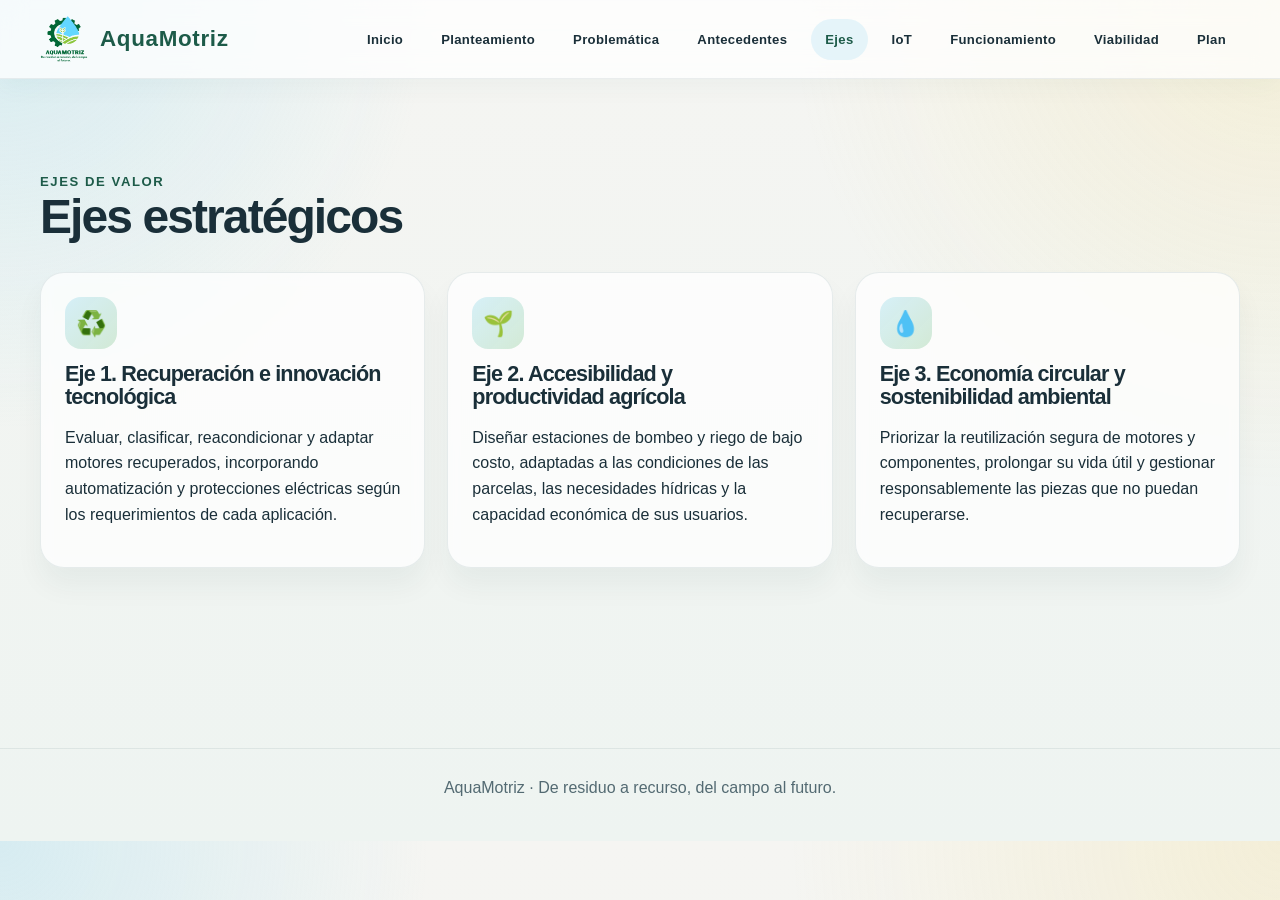
<file: ejes-valor.html>
<!DOCTYPE html>
<html lang="es">
  <head>
    <meta charset="UTF-8" />
    <meta name="viewport" content="width=device-width, initial-scale=1.0" />
    <title>AquaMotriz | Ejes de valor</title>
    <link rel="stylesheet" href="styles.css" />
  </head>
  <body>
    <header class="site-header">
      <div class="container navbar">
        <a href="index.html" class="brand">
          <img class="brand-mark" src="assets/aquamotriz-logo.svg" alt="Logo AquaMotriz" />
          <span>AquaMotriz</span>
        </a>
        <nav class="nav-links" aria-label="Navegación principal">
          <a href="index.html">Inicio</a>
          <a href="planteamiento.html">Planteamiento</a>
          <a href="problematica.html">Problemática</a>
          <a href="antecedentes.html">Antecedentes</a>
          <a href="ejes-valor.html">Ejes</a>
          <a href="iot.html">IoT</a>
          <a href="funcionamiento.html">Funcionamiento</a>
          <a href="viabilidad.html">Viabilidad</a>
          <a href="plan-implementacion.html">Plan</a>
        </nav>
      </div>
    </header>

    <main class="container page-shell">
      <section class="section">
        <div class="section-header">
          <div>
            <div class="kicker">Ejes de valor</div>
            <h2>Ejes estratégicos</h2>
          </div>
        </div>

        <div class="grid-3">
          <div class="card">
            <div class="feature-icon">♻️</div>
            <h3>Eje 1. Recuperación e innovación tecnológica</h3>
            <p>
              Evaluar, clasificar, reacondicionar y adaptar motores recuperados, incorporando
              automatización y protecciones eléctricas según los requerimientos de cada aplicación.
            </p>
          </div>

          <div class="card">
            <div class="feature-icon">🌱</div>
            <h3>Eje 2. Accesibilidad y productividad agrícola</h3>
            <p>
              Diseñar estaciones de bombeo y riego de bajo costo, adaptadas a las condiciones de las
              parcelas, las necesidades hídricas y la capacidad económica de sus usuarios.
            </p>
          </div>

          <div class="card">
            <div class="feature-icon">💧</div>
            <h3>Eje 3. Economía circular y sostenibilidad ambiental</h3>
            <p>
              Priorizar la reutilización segura de motores y componentes, prolongar su vida útil y
              gestionar responsablemente las piezas que no puedan recuperarse.
            </p>
          </div>
        </div>
      </section>
    </main>

    <footer class="footer">
      <div class="container">AquaMotriz · De residuo a recurso, del campo al futuro.</div>
    </footer>

    <script src="script.js"></script>
  </body>
</html>
</file>
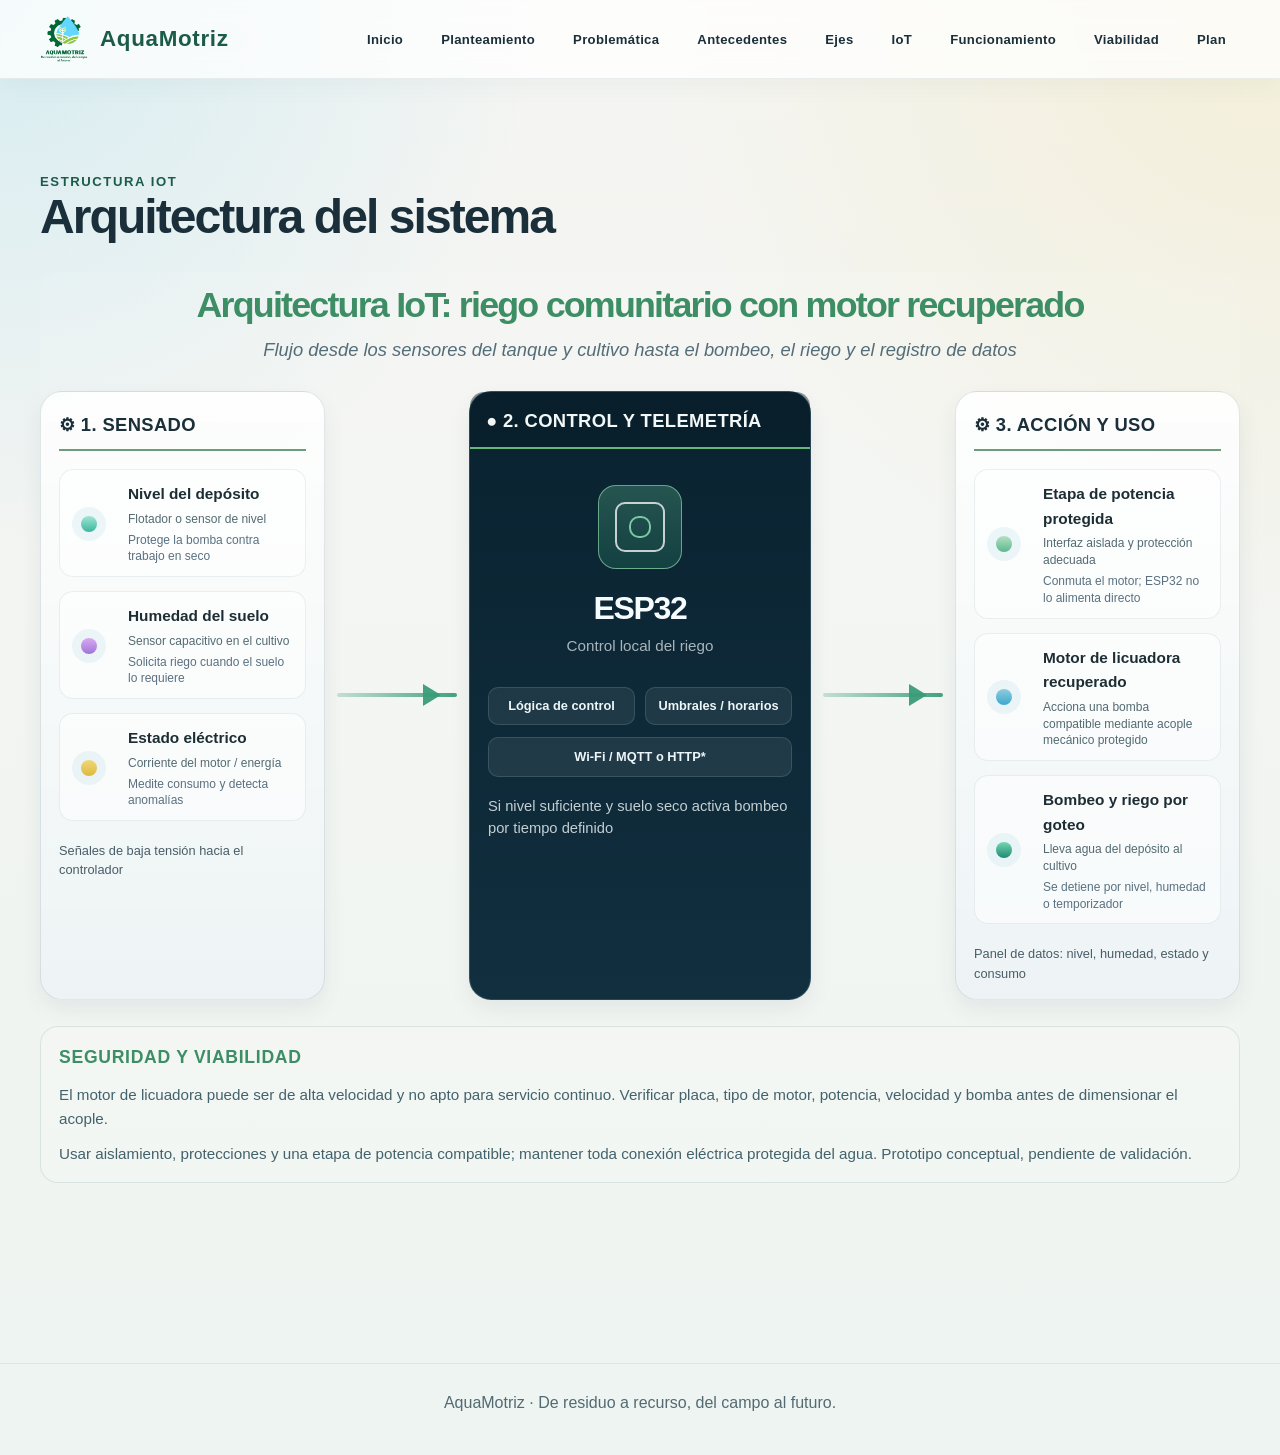
<file: estructura-iot.html>
<!DOCTYPE html>
<html lang="es">
  <head>
    <meta charset="UTF-8" />
    <meta name="viewport" content="width=device-width, initial-scale=1.0" />
    <title>AquaMotriz | Estructura IoT</title>
    <link rel="stylesheet" href="styles.css" />
  </head>
  <body>
    <header class="site-header">
      <div class="container navbar">
        <a href="index.html" class="brand">
          <img class="brand-mark" src="assets/aquamotriz-logo.svg" alt="Logo AquaMotriz" />
          <span>AquaMotriz</span>
        </a>
        <nav class="nav-links" aria-label="Navegación principal">
          <a href="index.html">Inicio</a>
          <a href="planteamiento.html">Planteamiento</a>
          <a href="problematica.html">Problemática</a>
          <a href="antecedentes.html">Antecedentes</a>
          <a href="ejes-valor.html">Ejes</a>
          <a href="iot.html">IoT</a>
          <a href="funcionamiento.html">Funcionamiento</a>
          <a href="viabilidad.html">Viabilidad</a>
          <a href="plan-implementacion.html">Plan</a>
        </nav>
      </div>
    </header>

    <main class="container page-shell">
      <section class="section">
        <div class="section-header">
          <div>
            <div class="kicker">Estructura IoT</div>
            <h2>Arquitectura del sistema</h2>
          </div>
        </div>

        <div class="iot-architecture-shell">
          <h3 class="architecture-title">Arquitectura IoT: riego comunitario con motor recuperado</h3>
          <p class="architecture-subtitle">Flujo desde los sensores del tanque y cultivo hasta el bombeo, el riego y el registro de datos</p>

          <div class="architecture-flow">
            <article class="architecture-panel panel-left">
              <div class="panel-header">⚙ 1. SENSADO</div>

              <div class="sensor-item">
                <div class="sensor-icon water"></div>
                <div class="sensor-copy">
                  <strong>Nivel del depósito</strong>
                  <span>Flotador o sensor de nivel</span>
                  <small>Protege la bomba contra trabajo en seco</small>
                </div>
              </div>

              <div class="sensor-item">
                <div class="sensor-icon soil"></div>
                <div class="sensor-copy">
                  <strong>Humedad del suelo</strong>
                  <span>Sensor capacitivo en el cultivo</span>
                  <small>Solicita riego cuando el suelo lo requiere</small>
                </div>
              </div>

              <div class="sensor-item">
                <div class="sensor-icon power"></div>
                <div class="sensor-copy">
                  <strong>Estado eléctrico</strong>
                  <span>Corriente del motor / energía</span>
                  <small>Medite consumo y detecta anomalías</small>
                </div>
              </div>

              <div class="sensor-note">Señales de baja tensión hacia el controlador</div>
            </article>

            <div class="architecture-arrow" aria-hidden="true"></div>

            <article class="architecture-panel panel-center">
              <div class="panel-header dark">● 2. CONTROL Y TELEMETRÍA</div>

              <div class="esp32-box">
                <div class="esp32-chip"></div>
                <div class="esp32-name">ESP32</div>
                <div class="esp32-sub">Control local del riego</div>
              </div>

              <div class="esp32-actions">
                <span>Lógica de control</span>
                <span>Umbrales / horarios</span>
              </div>

              <div class="esp32-network">Wi‑Fi / MQTT o HTTP*</div>

              <p class="esp32-text">
                Si nivel suficiente y suelo seco activa bombeo por tiempo definido
              </p>

              <div class="esp32-footnote">
                
              </div>
            </article>

            <div class="architecture-arrow" aria-hidden="true"></div>

            <article class="architecture-panel panel-right">
              <div class="panel-header">⚙ 3. ACCIÓN Y USO</div>

              <div class="sensor-item">
                <div class="sensor-icon pump"></div>
                <div class="sensor-copy">
                  <strong>Etapa de potencia protegida</strong>
                  <span>Interfaz aislada y protección adecuada</span>
                  <small>Conmuta el motor; ESP32 no lo alimenta directo</small>
                </div>
              </div>

              <div class="sensor-item">
                <div class="sensor-icon motor"></div>
                <div class="sensor-copy">
                  <strong>Motor de licuadora recuperado</strong>
                  <span>Acciona una bomba compatible mediante acople mecánico protegido</span>
                </div>
              </div>

              <div class="sensor-item">
                <div class="sensor-icon flow"></div>
                <div class="sensor-copy">
                  <strong>Bombeo y riego por goteo</strong>
                  <span>Lleva agua del depósito al cultivo</span>
                  <small>Se detiene por nivel, humedad o temporizador</small>
                </div>
              </div>

              <div class="sensor-note">Panel de datos: nivel, humedad, estado y consumo</div>
            </article>
          </div>

          <div class="security-block">
            <div class="security-header">SEGURIDAD Y VIABILIDAD</div>
            <p>
              El motor de licuadora puede ser de alta velocidad y no apto para servicio continuo. Verificar placa, tipo de motor, potencia, velocidad y bomba antes de dimensionar el acople.
            </p>
            <p>
              Usar aislamiento, protecciones y una etapa de potencia compatible; mantener toda conexión eléctrica protegida del agua. Prototipo conceptual, pendiente de validación.
            </p>
          </div>
        </div>
      </section>
    </main>

    <footer class="footer">
      <div class="container">AquaMotriz · De residuo a recurso, del campo al futuro.</div>
    </footer>

    <script src="script.js"></script>
  </body>
</html>
</file>
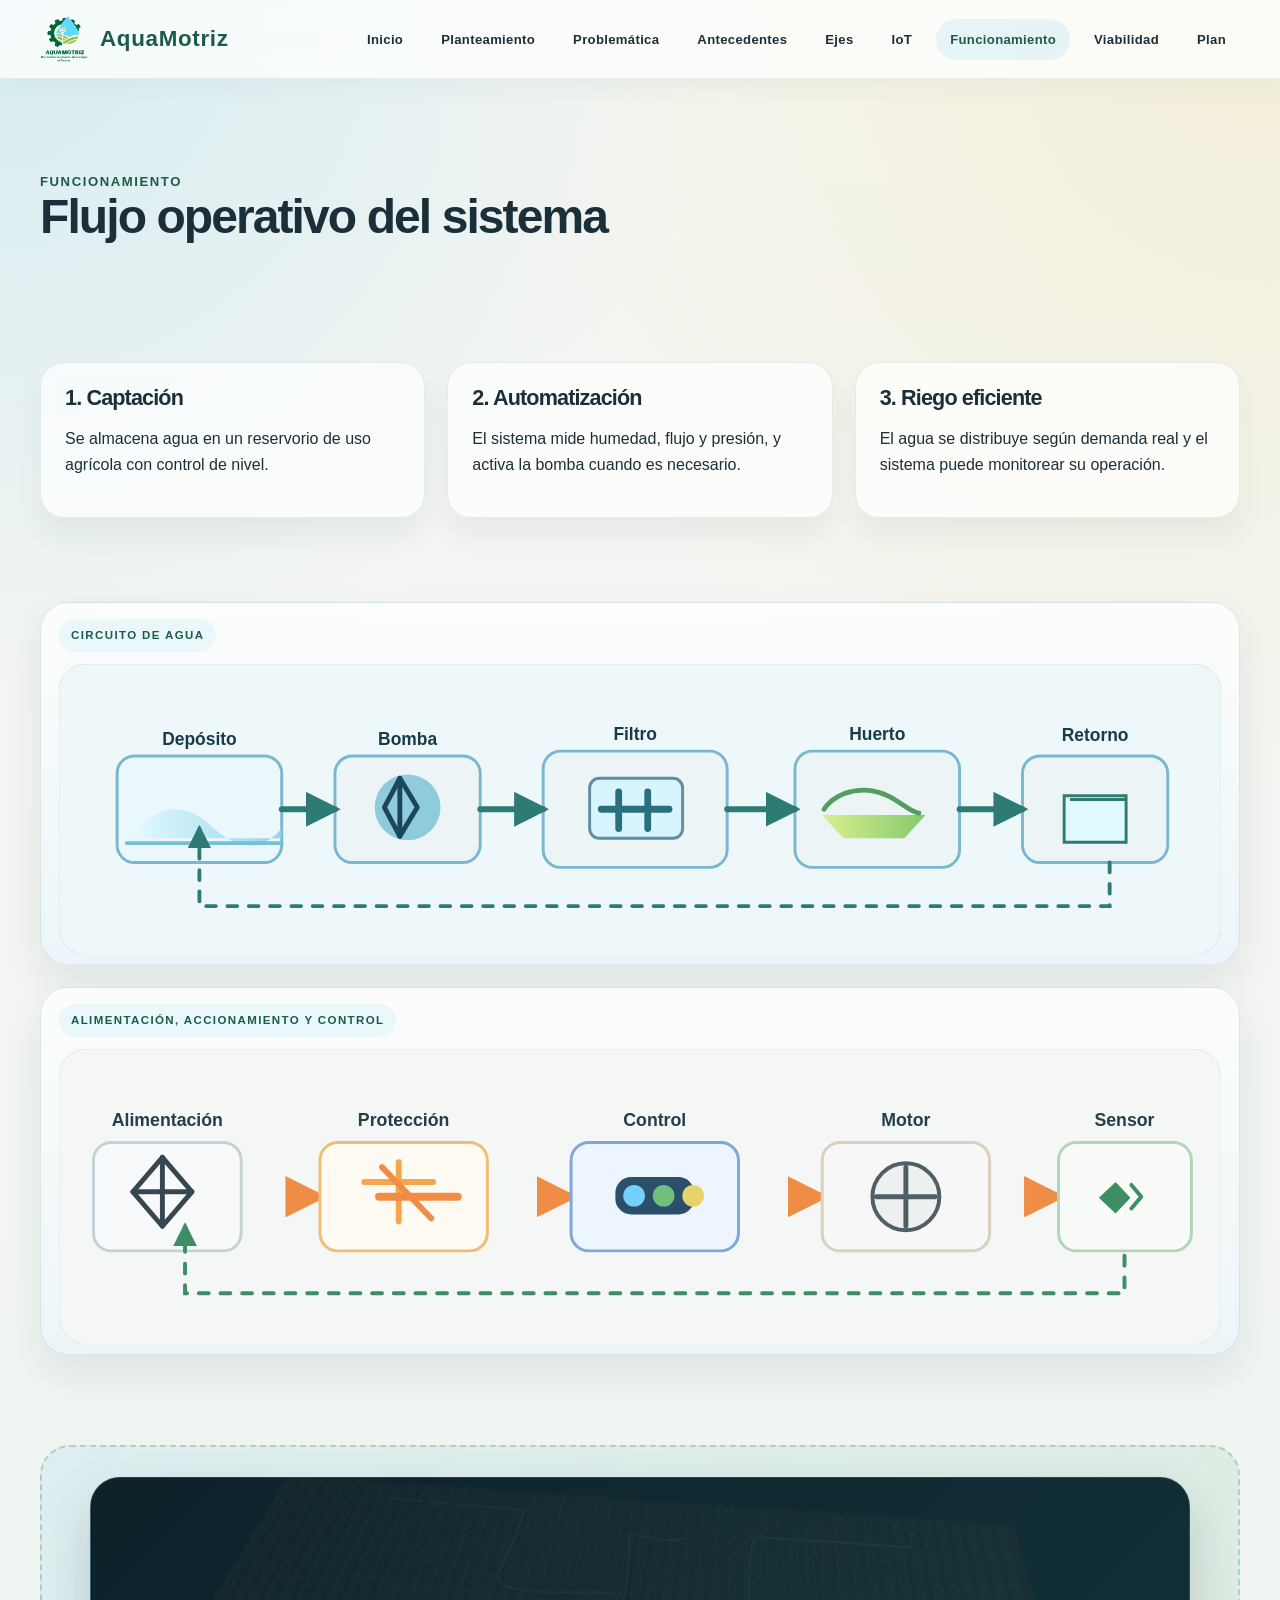
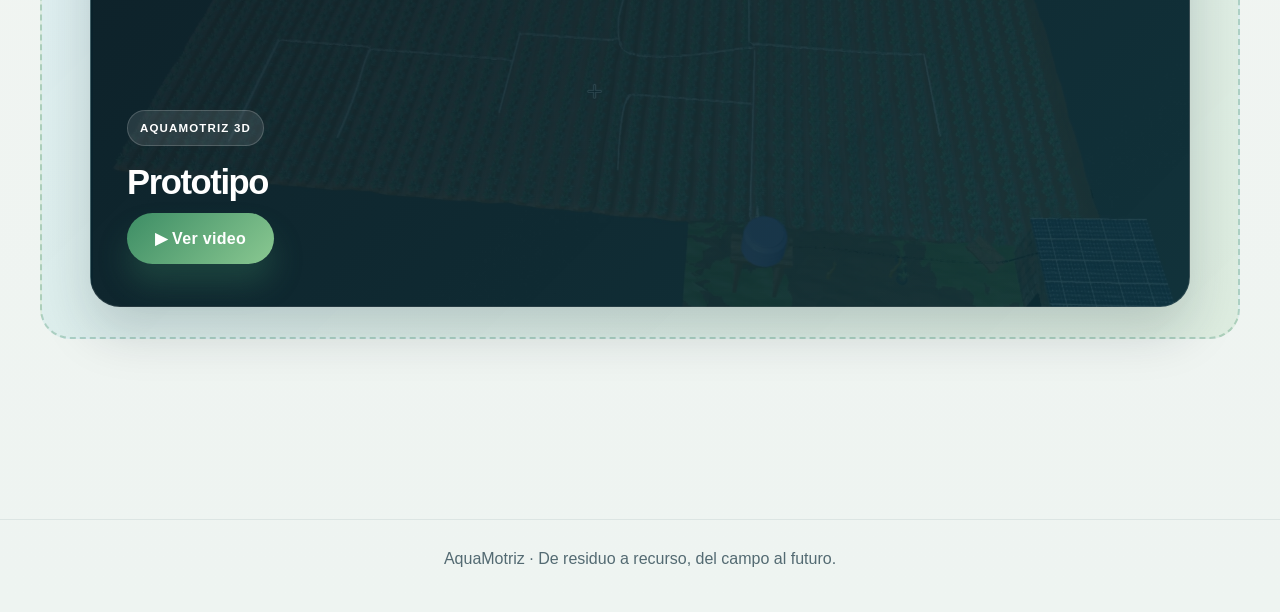
<file: funcionamiento.html>
<!DOCTYPE html>
<html lang="es">
  <head>
    <meta charset="UTF-8" />
    <meta name="viewport" content="width=device-width, initial-scale=1.0" />
    <title>AquaMotriz | Funcionamiento</title>
    <link rel="stylesheet" href="styles.css" />
  </head>
  <body>
    <header class="site-header">
      <div class="container navbar">
        <a href="index.html" class="brand">
          <img class="brand-mark" src="assets/aquamotriz-logo.svg" alt="Logo AquaMotriz" />
          <span>AquaMotriz</span>
        </a>
        <nav class="nav-links" aria-label="Navegación principal">
          <a href="index.html">Inicio</a>
          <a href="planteamiento.html">Planteamiento</a>
          <a href="problematica.html">Problemática</a>
          <a href="antecedentes.html">Antecedentes</a>
          <a href="ejes-valor.html">Ejes</a>
          <a href="iot.html">IoT</a>
          <a href="funcionamiento.html">Funcionamiento</a>
          <a href="viabilidad.html">Viabilidad</a>
          <a href="plan-implementacion.html">Plan</a>
        </nav>
      </div>
    </header>

    <main class="container page-shell">
      <section class="section">
        <div class="section-header">
          <div>
            <div class="kicker">Funcionamiento</div>
            <h2>Flujo operativo del sistema</h2>
          </div>
        </div>

      </section>

      <section class="section">
        <div class="grid-3">
          <div class="card">
            <h3>1. Captación</h3>
            <p>Se almacena agua en un reservorio de uso agrícola con control de nivel.</p>
          </div>
          <div class="card">
            <h3>2. Automatización</h3>
            <p>El sistema mide humedad, flujo y presión, y activa la bomba cuando es necesario.</p>
          </div>
          <div class="card">
            <h3>3. Riego eficiente</h3>
            <p>El agua se distribuye según demanda real y el sistema puede monitorear su operación.</p>
          </div>
        </div>
      </section>

      <section class="section diagrams-showcase">
        <div class="premium-diagram-grid">
          <article class="premium-diagram-card">
            <div class="diagram-label">Circuito de agua</div>
            <svg viewBox="0 0 1200 300" xmlns="http://www.w3.org/2000/svg" role="img" aria-label="Circuito de agua de AquaMotriz">
              <defs>
                <linearGradient id="water-gradient" x1="0" x2="1">
                  <stop offset="0%" stop-color="#dff9ff"/>
                  <stop offset="100%" stop-color="#8bd0ea"/>
                </linearGradient>
                <linearGradient id="soil-gradient" x1="0" x2="1">
                  <stop offset="0%" stop-color="#d9ef90"/>
                  <stop offset="100%" stop-color="#85c96c"/>
                </linearGradient>
                <marker id="diagram-arrow" viewBox="0 0 12 12" refX="10" refY="6" markerWidth="6" markerHeight="6" orient="auto" markerUnits="strokeWidth">
                  <path d="M0 0 L12 6 L0 12 z" fill="#2d7b73"/>
                </marker>
              </defs>
              <rect x="0" y="0" width="1200" height="300" rx="28" fill="#eef8fb" stroke="#d3e8ee"/>
              <rect x="60" y="95" width="170" height="110" rx="18" fill="#eaf8fd" stroke="#79b7cf" stroke-width="3"/>
              <path d="M80 170 Q120 130 160 170 Q200 205 230 170 L230 180 L80 180 Z" fill="url(#water-gradient)" opacity="0.9"/>
              <path d="M70 185 L230 185" stroke="#76bfd6" stroke-width="4" stroke-linecap="round"/>
              <text x="145" y="84" text-anchor="middle" font-size="18" fill="#183b48" font-weight="700">Depósito</text>

              <rect x="285" y="95" width="150" height="110" rx="18" fill="#edf4f6" stroke="#79b7cf" stroke-width="3"/>
              <circle cx="360" cy="148" r="34" fill="#8ecbdb"/>
              <path d="M336 148 L352 118 L370 148 L352 178 Z" fill="none" stroke="#1b4660" stroke-width="5" stroke-linejoin="round"/>
              <path d="M352 118 L352 178" stroke="#1b4660" stroke-width="5" stroke-linecap="round"/>
              <text x="360" y="84" text-anchor="middle" font-size="18" fill="#183b48" font-weight="700">Bomba</text>

              <rect x="500" y="90" width="190" height="120" rx="18" fill="#edf4f6" stroke="#79b7cf" stroke-width="3"/>
              <rect x="548" y="118" width="96" height="62" rx="10" fill="#d8f4ff" stroke="#5f8da2" stroke-width="3"/>
              <path d="M560 150 H630" stroke="#2a6f7e" stroke-width="7" stroke-linecap="round"/>
              <path d="M578 132 V170" stroke="#2a6f7e" stroke-width="7" stroke-linecap="round"/>
              <path d="M608 132 V170" stroke="#2a6f7e" stroke-width="7" stroke-linecap="round"/>
              <text x="595" y="78" text-anchor="middle" font-size="18" fill="#183b48" font-weight="700">Filtro</text>

              <rect x="760" y="90" width="170" height="120" rx="18" fill="#edf4f6" stroke="#79b7cf" stroke-width="3"/>
              <path d="M788 156 H895 L873 180 H810 Z" fill="url(#soil-gradient)"/>
              <path d="M790 150 C800 135 820 128 840 131 C864 135 875 152 888 154" fill="none" stroke="#509f5e" stroke-width="5" stroke-linecap="round"/>
              <text x="845" y="78" text-anchor="middle" font-size="18" fill="#183b48" font-weight="700">Huerto</text>

              <rect x="995" y="95" width="150" height="110" rx="18" fill="#edf4f6" stroke="#79b7cf" stroke-width="3"/>
              <path d="M1038 136 H1102 V184 H1038 Z" fill="#dff9ff" stroke="#2d7b73" stroke-width="3"/>
              <path d="M1044 140 L1102 140" stroke="#2d7b73" stroke-width="3"/>
              <text x="1070" y="80" text-anchor="middle" font-size="18" fill="#183b48" font-weight="700">Retorno</text>

              <line x1="230" y1="150" x2="285" y2="150" stroke="#2d7b73" stroke-width="6" stroke-linecap="round" marker-end="url(#diagram-arrow)"/>
              <line x1="435" y1="150" x2="500" y2="150" stroke="#2d7b73" stroke-width="6" stroke-linecap="round" marker-end="url(#diagram-arrow)"/>
              <line x1="690" y1="150" x2="760" y2="150" stroke="#2d7b73" stroke-width="6" stroke-linecap="round" marker-end="url(#diagram-arrow)"/>
              <line x1="930" y1="150" x2="995" y2="150" stroke="#2d7b73" stroke-width="6" stroke-linecap="round" marker-end="url(#diagram-arrow)"/>
              <path d="M1085 205 V250 H145 V170" fill="none" stroke="#2d7b73" stroke-width="4" stroke-dasharray="10 12" stroke-linecap="round" marker-end="url(#diagram-arrow)"/>
            </svg>
          </article>

          <article class="premium-diagram-card">
            <div class="diagram-label">Alimentación, accionamiento y control</div>
            <svg viewBox="0 0 1180 300" xmlns="http://www.w3.org/2000/svg" role="img" aria-label="Alimentación, accionamiento y control de AquaMotriz">
              <defs>
                <linearGradient id="orange-accent" x1="0" x2="1">
                  <stop offset="0%" stop-color="#f7b76a"/>
                  <stop offset="100%" stop-color="#ef8d46"/>
                </linearGradient>
                <marker id="orange-arrow" viewBox="0 0 12 12" refX="10" refY="6" markerWidth="6" markerHeight="6" orient="auto" markerUnits="strokeWidth">
                  <path d="M0 0 L12 6 L0 12 z" fill="#ef8d46"/>
                </marker>
                <marker id="green-arrow" viewBox="0 0 12 12" refX="10" refY="6" markerWidth="6" markerHeight="6" orient="auto" markerUnits="strokeWidth">
                  <path d="M0 0 L12 6 L0 12 z" fill="#3d8d65"/>
                </marker>
              </defs>
              <rect x="0" y="0" width="1180" height="300" rx="28" fill="#f4f7f5" stroke="#dfe9e7"/>

              <rect x="35" y="95" width="150" height="110" rx="18" fill="#f8f9fa" stroke="#c4d2d8" stroke-width="3"/>
              <path d="M75 145 L105 110 M105 110 L135 145 M135 145 L105 180 M105 180 L75 145" fill="none" stroke="#374752" stroke-width="5" stroke-linecap="round" stroke-linejoin="round"/>
              <path d="M105 110 V180" stroke="#374752" stroke-width="5" stroke-linecap="round"/>
              <path d="M75 145 H135" stroke="#374752" stroke-width="5" stroke-linecap="round"/>
              <text x="110" y="78" text-anchor="middle" font-size="18" fill="#243f4a" font-weight="700">Alimentación</text>

              <line x1="185" y1="150" x2="265" y2="150" stroke="url(#orange-accent)" stroke-width="7" stroke-linecap="round" marker-end="url(#orange-arrow)"/>

              <rect x="265" y="95" width="170" height="110" rx="18" fill="#fffaf2" stroke="#f1bd74" stroke-width="3"/>
              <path d="M310 135 L380 135 M345 115 L345 175" stroke="#f5a54a" stroke-width="6" stroke-linecap="round"/>
              <path d="M325 150 L405 150" stroke="#ef8d46" stroke-width="8" stroke-linecap="round"/>
              <path d="M328 120 L378 172" stroke="#ef8d46" stroke-width="6" stroke-linecap="round"/>
              <text x="350" y="78" text-anchor="middle" font-size="18" fill="#243f4a" font-weight="700">Protección</text>

              <line x1="435" y1="150" x2="520" y2="150" stroke="url(#orange-accent)" stroke-width="7" stroke-linecap="round" marker-end="url(#orange-arrow)"/>

              <rect x="520" y="95" width="170" height="110" rx="18" fill="#edf5ff" stroke="#7fa7d8" stroke-width="3"/>
              <rect x="565" y="130" width="80" height="38" rx="16" fill="#2b4f68"/>
              <circle cx="584" cy="149" r="11" fill="#74d1fc"/>
              <circle cx="614" cy="149" r="11" fill="#6fbf7d"/>
              <circle cx="644" cy="149" r="11" fill="#e7d369"/>
              <text x="605" y="78" text-anchor="middle" font-size="18" fill="#243f4a" font-weight="700">Control</text>

              <line x1="690" y1="150" x2="775" y2="150" stroke="url(#orange-accent)" stroke-width="7" stroke-linecap="round" marker-end="url(#orange-arrow)"/>

              <rect x="775" y="95" width="170" height="110" rx="18" fill="#f7f7f7" stroke="#d9d0bd" stroke-width="3"/>
              <circle cx="860" cy="150" r="34" fill="#eef0ef" stroke="#4f5f67" stroke-width="4"/>
              <path d="M860 120 V180 M830 150 H890" stroke="#4f5f67" stroke-width="5" stroke-linecap="round"/>
              <text x="860" y="78" text-anchor="middle" font-size="18" fill="#243f4a" font-weight="700">Motor</text>

              <line x1="945" y1="150" x2="1015" y2="150" stroke="url(#orange-accent)" stroke-width="7" stroke-linecap="round" marker-end="url(#orange-arrow)"/>

              <rect x="1015" y="95" width="135" height="110" rx="18" fill="#f9fbf8" stroke="#b2d7b8" stroke-width="3"/>
              <path d="M1056 151 L1073 135 L1088 151 L1073 167 Z" fill="#3d8d65"/>
              <path d="M1089 138 L1099 150 L1089 162" fill="none" stroke="#3d8d65" stroke-width="4" stroke-linecap="round" stroke-linejoin="round"/>
              <text x="1082" y="78" text-anchor="middle" font-size="18" fill="#243f4a" font-weight="700">Sensor</text>

              <path d="M1082 210 L1082 248 H128 L128 180" fill="none" stroke="#3d8d65" stroke-width="4" stroke-dasharray="10 12" stroke-linecap="round" marker-end="url(#green-arrow)"/>
            </svg>
          </article>
        </div>
      </section>

      <section class="section">
        <div class="video-box" aria-label="Video 3D de AquaMotriz">
          <div class="video-poster-card">
            <div class="video-poster-content">
              <span class="video-tag">AquaMotriz 3D</span>
              <h3>Prototipo</h3>
              
              <button class="play-video-trigger" type="button">▶ Ver video</button>
            </div>
          </div>
        </div>
      </section>

      <div class="video-modal" id="videoModal" aria-hidden="true">
        <div class="video-modal-dialog">
          <button class="close-video-modal" type="button" aria-label="Cerrar video">✕</button>
          <video controls playsinline preload="metadata" src="assets/aquamotriz-video.mp4" type="video/mp4">
            Tu navegador no soporta reproducción de video.
          </video>
        </div>
      </div>
    </main>

    <footer class="footer">
      <div class="container">AquaMotriz · De residuo a recurso, del campo al futuro.</div>
    </footer>

    <script src="script.js"></script>
  </body>
</html>
</file>
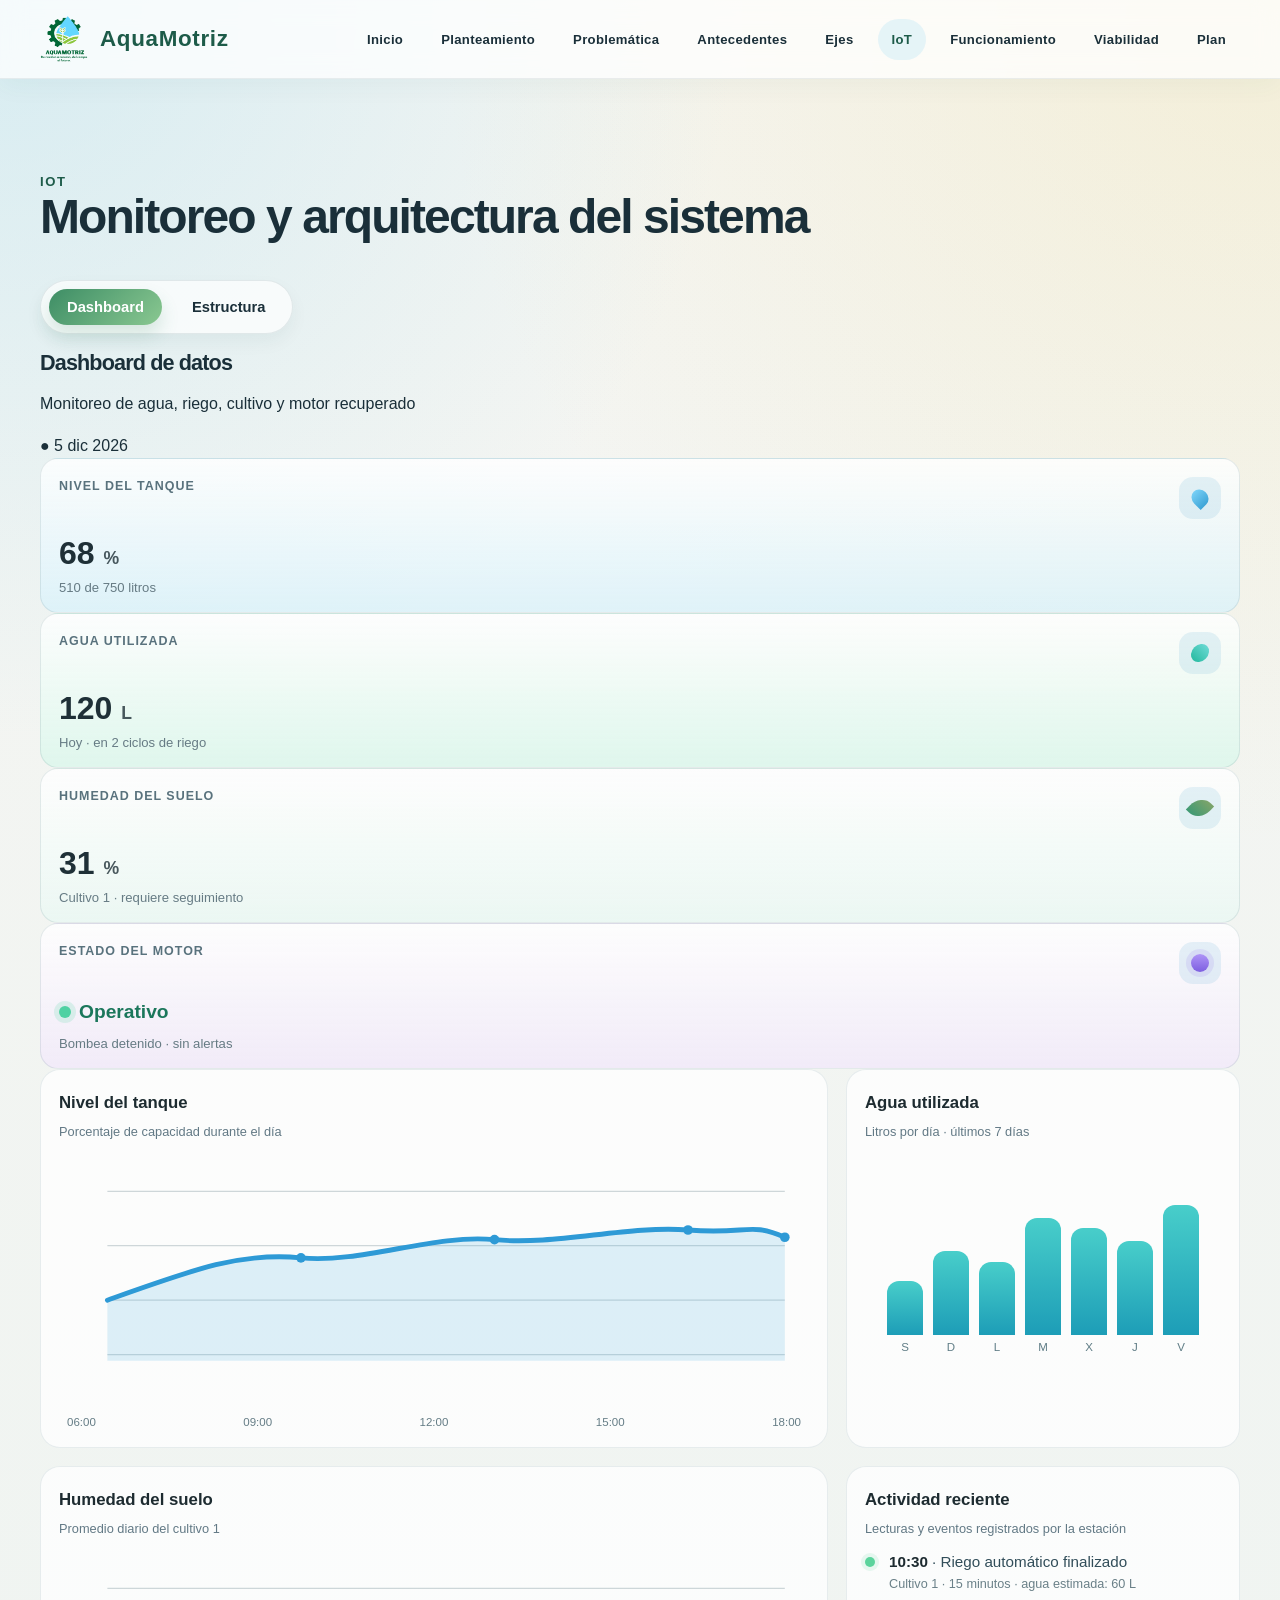
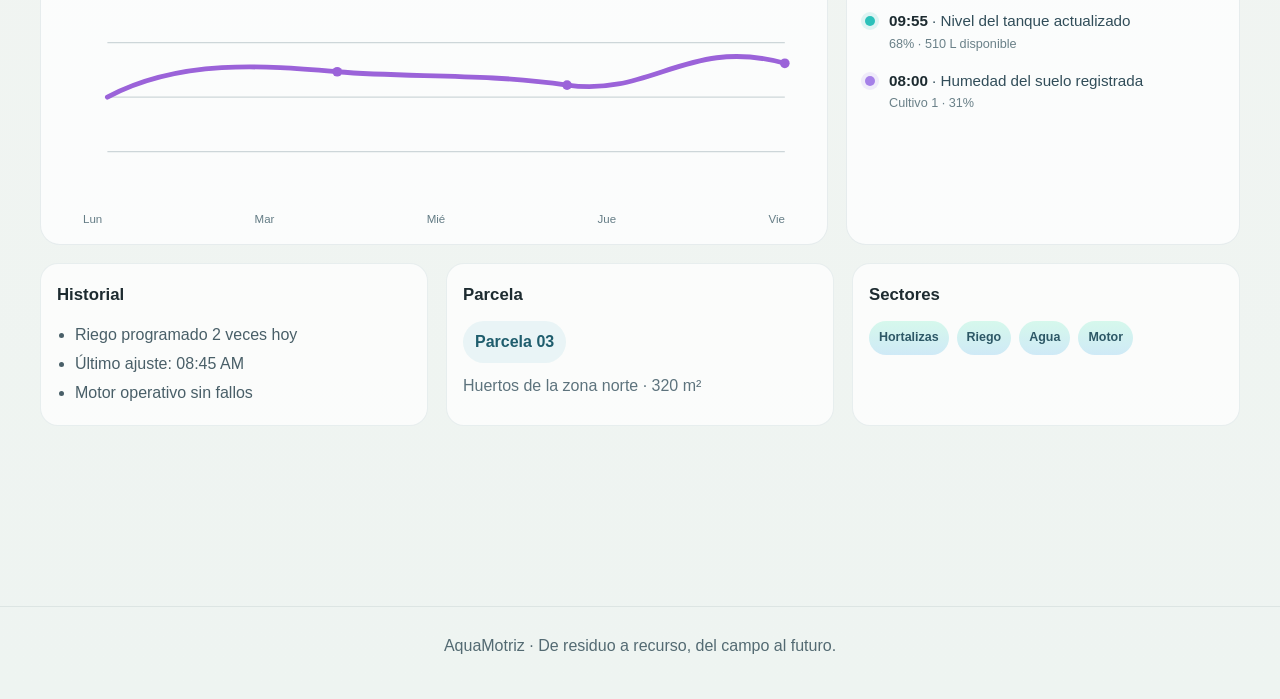
<file: iot.html>
<!DOCTYPE html>
<html lang="es">
  <head>
    <meta charset="UTF-8" />
    <meta name="viewport" content="width=device-width, initial-scale=1.0" />
    <title>AquaMotriz | IoT</title>
    <link rel="stylesheet" href="styles.css" />
  </head>
  <body>
    <header class="site-header">
      <div class="container navbar">
        <a href="index.html" class="brand">
          <img class="brand-mark" src="assets/aquamotriz-logo.svg" alt="Logo AquaMotriz" />
          <span>AquaMotriz</span>
        </a>
        <nav class="nav-links" aria-label="Navegación principal">
          <a href="index.html">Inicio</a>
          <a href="planteamiento.html">Planteamiento</a>
          <a href="problematica.html">Problemática</a>
          <a href="antecedentes.html">Antecedentes</a>
          <a href="ejes-valor.html">Ejes</a>
          <a href="iot.html" class="active">IoT</a>
          <a href="funcionamiento.html">Funcionamiento</a>
          <a href="viabilidad.html">Viabilidad</a>
          <a href="plan-implementacion.html">Plan</a>
        </nav>
      </div>
    </header>

    <main class="container page-shell">
      <section class="section">
        <div class="section-header compact-header">
          <div>
            <div class="kicker">IoT</div>
            <h2>Monitoreo y arquitectura del sistema</h2>
          </div>
        </div>

        <div class="iot-tabs" aria-label="Selector de vista IoT">
          <button class="iot-tab is-active" type="button" data-iot-tab="dashboard">Dashboard</button>
          <button class="iot-tab" type="button" data-iot-tab="estructura">Estructura</button>
        </div>

        <div class="iot-panel is-active" data-iot-panel="dashboard">
          <div class="structure-dashboard">
            <div class="dashboard-header">
              <div>
                <h3>Dashboard de datos</h3>
                <p>Monitoreo de agua, riego, cultivo y motor recuperado</p>
              </div>
              <div class="dashboard-pill" data-current-date>● Hoy · --</div>
            </div>

            <div class="metric-grid">
              <article class="mini-stat-card blue">
                <div class="mini-stat-header">
                  <span class="mini-label">Nivel del tanque</span>
                  <span class="mini-icon water"></span>
                </div>
                <div class="mini-value">68 <span>%</span></div>
                <small>510 de 750 litros</small>
              </article>

              <article class="mini-stat-card green">
                <div class="mini-stat-header">
                  <span class="mini-label">Agua utilizada</span>
                  <span class="mini-icon drop"></span>
                </div>
                <div class="mini-value">120 <span>L</span></div>
                <small>Hoy · en 2 ciclos de riego</small>
              </article>

              <article class="mini-stat-card mint">
                <div class="mini-stat-header">
                  <span class="mini-label">Humedad del suelo</span>
                  <span class="mini-icon leaf"></span>
                </div>
                <div class="mini-value">31 <span>%</span></div>
                <small>Cultivo 1 · requiere seguimiento</small>
              </article>

              <article class="mini-stat-card purple">
                <div class="mini-stat-header">
                  <span class="mini-label">Estado del motor</span>
                  <span class="mini-icon motor"></span>
                </div>
                <div class="mini-value motor-status">Operativo</div>
                <small>Bombea detenido · sin alertas</small>
              </article>
            </div>

            <div class="chart-grid">
              <article class="panel-card wide-panel">
                <div class="panel-head">
                  <div>
                    <h4>Nivel del tanque</h4>
                    <p>Porcentaje de capacidad durante el día</p>
                  </div>
                </div>
                <svg class="chart-svg" viewBox="0 0 620 210" xmlns="http://www.w3.org/2000/svg" role="img" aria-label="Gráfico de nivel del tanque">
                  <g opacity="0.35" stroke="#7a9199" stroke-width="1">
                    <line x1="40" y1="30" x2="600" y2="30"/>
                    <line x1="40" y1="75" x2="600" y2="75"/>
                    <line x1="40" y1="120" x2="600" y2="120"/>
                    <line x1="40" y1="165" x2="600" y2="165"/>
                  </g>
                  <path d="M40 120 C110 95, 150 80, 200 85 S310 65, 360 70 S470 58, 520 62 S570 55, 600 68 L600 170 L40 170 Z" fill="rgba(74, 172, 220, 0.18)"/>
                  <path d="M40 120 C110 95, 150 80, 200 85 S310 65, 360 70 S470 58, 520 62 S570 55, 600 68" fill="none" stroke="#2e9ad6" stroke-width="4" stroke-linecap="round"/>
                  <g fill="#2e9ad6">
                    <circle cx="200" cy="85" r="4"/>
                    <circle cx="360" cy="70" r="4"/>
                    <circle cx="520" cy="62" r="4"/>
                    <circle cx="600" cy="68" r="4"/>
                  </g>
                </svg>
                <div class="axis-labels">
                  <span>06:00</span>
                  <span>09:00</span>
                  <span>12:00</span>
                  <span>15:00</span>
                  <span>18:00</span>
                </div>
              </article>

              <article class="panel-card narrow-panel">
                <div class="panel-head compact">
                  <div>
                    <h4>Agua utilizada</h4>
                    <p>Litros por día · últimos 7 días</p>
                  </div>
                </div>
                <div class="bar-chart" aria-label="Bar chart of water usage">
                  <span style="height: 33%"><i>S</i></span>
                  <span style="height: 52%"><i>D</i></span>
                  <span style="height: 45%"><i>L</i></span>
                  <span style="height: 72%"><i>M</i></span>
                  <span style="height: 66%"><i>X</i></span>
                  <span style="height: 58%"><i>J</i></span>
                  <span style="height: 80%"><i>V</i></span>
                </div>
              </article>
            </div>

            <div class="chart-grid">
              <article class="panel-card wide-panel">
                <div class="panel-head">
                  <div>
                    <h4>Humedad del suelo</h4>
                    <p>Promedio diario del cultivo 1</p>
                  </div>
                </div>
                <svg class="chart-svg" viewBox="0 0 620 210" xmlns="http://www.w3.org/2000/svg" role="img" aria-label="Gráfico de humedad del suelo">
                  <g opacity="0.35" stroke="#7a9199" stroke-width="1">
                    <line x1="40" y1="30" x2="600" y2="30"/>
                    <line x1="40" y1="75" x2="600" y2="75"/>
                    <line x1="40" y1="120" x2="600" y2="120"/>
                    <line x1="40" y1="165" x2="600" y2="165"/>
                  </g>
                  <path d="M40 120 C100 88, 170 94, 230 99 S350 100, 420 110 S520 70, 600 92" fill="none" stroke="#9b63d9" stroke-width="4" stroke-linecap="round"/>
                  <g fill="#9b63d9">
                    <circle cx="230" cy="99" r="4"/>
                    <circle cx="420" cy="110" r="4"/>
                    <circle cx="600" cy="92" r="4"/>
                  </g>
                </svg>
                <div class="axis-labels compact-labels">
                  <span>Lun</span>
                  <span>Mar</span>
                  <span>Mié</span>
                  <span>Jue</span>
                  <span>Vie</span>
                </div>
              </article>

              <article class="panel-card narrow-panel activity-panel">
                <div class="panel-head compact">
                  <div>
                    <h4>Actividad reciente</h4>
                    <p>Lecturas y eventos registrados por la estación</p>
                  </div>
                </div>
                <ul class="activity-list">
                  <li>
                    <span class="dot green"></span>
                    <div>
                      <strong>10:30</strong> · Riego automático finalizado
                      <small>Cultivo 1 · 15 minutos · agua estimada: 60 L</small>
                    </div>
                  </li>
                  <li>
                    <span class="dot teal"></span>
                    <div>
                      <strong>09:55</strong> · Nivel del tanque actualizado
                      <small>68% · 510 L disponible</small>
                    </div>
                  </li>
                  <li>
                    <span class="dot purple"></span>
                    <div>
                      <strong>08:00</strong> · Humedad del suelo registrada
                      <small>Cultivo 1 · 31%</small>
                    </div>
                  </li>
                </ul>
              </article>
            </div>

            <div class="context-grid">
              <article class="context-card">
                <h4>Historial</h4>
                <ul>
                  <li>Riego programado 2 veces hoy</li>
                  <li>Último ajuste: 08:45 AM</li>
                  <li>Motor operativo sin fallos</li>
                </ul>
              </article>

              <article class="context-card">
                <h4>Parcela</h4>
                <div class="tag-block">Parcela 03</div>
                <p>Huertos de la zona norte · 320 m²</p>
              </article>

              <article class="context-card">
                <h4>Sectores</h4>
                <div class="sector-list">
                  <span>Hortalizas</span>
                  <span>Riego</span>
                  <span>Agua</span>
                  <span>Motor</span>
                </div>
              </article>
            </div>
          </div>
        </div>

        <div class="iot-panel" data-iot-panel="estructura">
          <div class="iot-architecture-shell">
            <h3 class="architecture-title">Arquitectura IoT: riego comunitario con motor recuperado</h3>
            <p class="architecture-subtitle">Flujo desde los sensores del tanque y cultivo hasta el bombeo, el riego y el registro de datos</p>

            <div class="architecture-flow">
              <article class="architecture-panel panel-left">
                <div class="panel-header">⚙ 1. SENSADO</div>

                <div class="sensor-item">
                  <div class="sensor-icon water"></div>
                  <div class="sensor-copy">
                    <strong>Nivel del depósito</strong>
                    <span>Flotador o sensor de nivel</span>
                    <small>Protege la bomba contra trabajo en seco</small>
                  </div>
                </div>

                <div class="sensor-item">
                  <div class="sensor-icon soil"></div>
                  <div class="sensor-copy">
                    <strong>Humedad del suelo</strong>
                    <span>Sensor capacitivo en el cultivo</span>
                    <small>Solicita riego cuando el suelo lo requiere</small>
                  </div>
                </div>

                <div class="sensor-item">
                  <div class="sensor-icon power"></div>
                  <div class="sensor-copy">
                    <strong>Estado eléctrico</strong>
                    <span>Corriente del motor / energía</span>
                    <small>Medite consumo y detecta anomalías</small>
                  </div>
                </div>

                <div class="sensor-note">Señales de baja tensión hacia el controlador</div>
              </article>

              <div class="architecture-arrow" aria-hidden="true"></div>

              <article class="architecture-panel panel-center">
                <div class="panel-header dark">● 2. CONTROL Y TELEMETRÍA</div>

                <div class="esp32-box">
                  <div class="esp32-chip"></div>
                  <div class="esp32-name">ESP32</div>
                  <div class="esp32-sub">Control local del riego</div>
                </div>

                <div class="esp32-actions">
                  <span>Lógica de control</span>
                  <span>Umbrales / horarios</span>
                </div>

                <div class="esp32-network">Wi‑Fi / MQTT o HTTP*</div>

                <p class="esp32-text">
                  Si nivel suficiente y suelo seco activa bombeo por tiempo definido
                </p>

              </article>

              <div class="architecture-arrow" aria-hidden="true"></div>

              <article class="architecture-panel panel-right">
                <div class="panel-header">⚙ 3. ACCIÓN Y USO</div>

                <div class="sensor-item">
                  <div class="sensor-icon pump"></div>
                  <div class="sensor-copy">
                    <strong>Etapa de potencia protegida</strong>
                    <span>Interfaz aislada y protección adecuada</span>
                    <small>Conmuta el motor; ESP32 no lo alimenta directo</small>
                  </div>
                </div>

                <div class="sensor-item">
                  <div class="sensor-icon motor"></div>
                  <div class="sensor-copy">
                    <strong>Motor de licuadora recuperado</strong>
                    <span>Acciona una bomba compatible mediante acople mecánico protegido</span>
                  </div>
                </div>

                <div class="sensor-item">
                  <div class="sensor-icon flow"></div>
                  <div class="sensor-copy">
                    <strong>Bombeo y riego por goteo</strong>
                    <span>Lleva agua del depósito al cultivo</span>
                    <small>Se detiene por nivel, humedad o temporizador</small>
                  </div>
                </div>

                <div class="sensor-note">Panel de datos: nivel, humedad, estado y consumo</div>
              </article>
            </div>

          </div>
        </div>
      </section>
    </main>

    <footer class="footer">
      <div class="container">AquaMotriz · De residuo a recurso, del campo al futuro.</div>
    </footer>

    <script src="script.js"></script>
  </body>
</html>
</file>
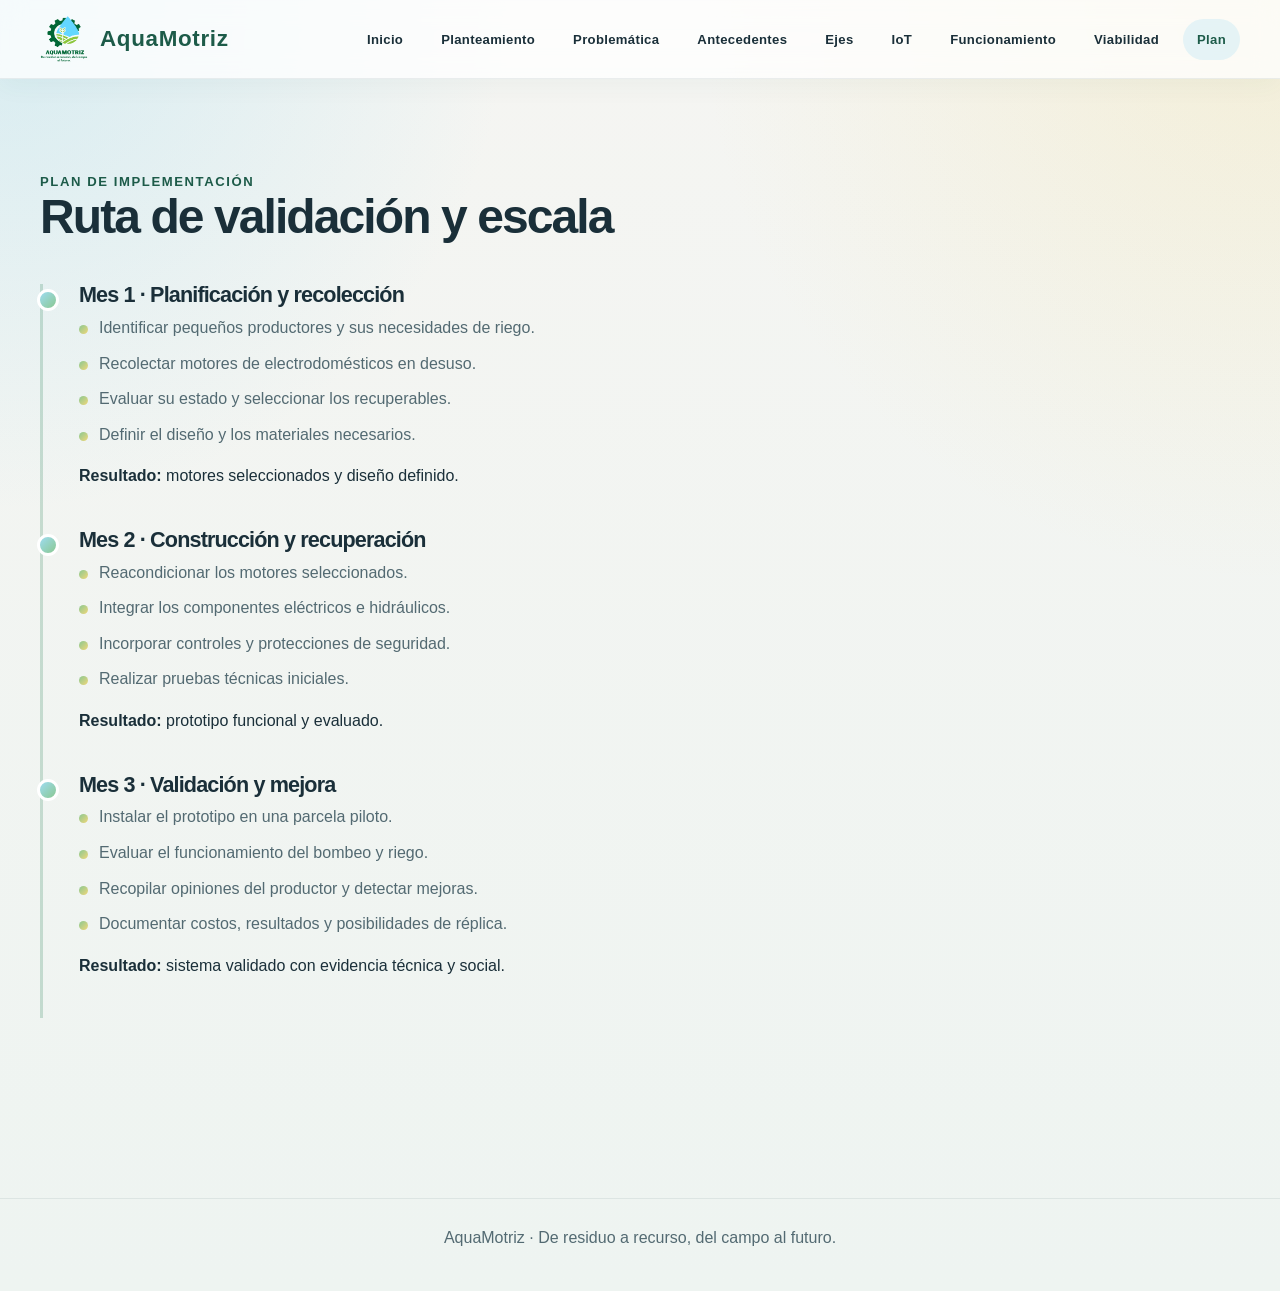
<file: plan-implementacion.html>
<!DOCTYPE html>
<html lang="es">
  <head>
    <meta charset="UTF-8" />
    <meta name="viewport" content="width=device-width, initial-scale=1.0" />
    <title>AquaMotriz | Plan de implementación</title>
    <link rel="stylesheet" href="styles.css" />
  </head>
  <body>
    <header class="site-header">
      <div class="container navbar">
        <a href="index.html" class="brand">
          <img class="brand-mark" src="assets/aquamotriz-logo.svg" alt="Logo AquaMotriz" />
          <span>AquaMotriz</span>
        </a>
        <nav class="nav-links" aria-label="Navegación principal">
          <a href="index.html">Inicio</a>
          <a href="planteamiento.html">Planteamiento</a>
          <a href="problematica.html">Problemática</a>
          <a href="antecedentes.html">Antecedentes</a>
          <a href="ejes-valor.html">Ejes</a>
          <a href="iot.html">IoT</a>
          <a href="funcionamiento.html">Funcionamiento</a>
          <a href="viabilidad.html">Viabilidad</a>
          <a href="plan-implementacion.html">Plan</a>
        </nav>
      </div>
    </header>

    <main class="container page-shell">
      <section class="section">
        <div class="section-header">
          <div>
            <div class="kicker">Plan de implementación</div>
            <h2>Ruta de validación y escala</h2>
          </div>
        </div>

        <div class="timeline">
          <div class="timeline-item">
            <h3>Mes 1 · Planificación y recolección</h3>
            <ul class="clean-list">
              <li>Identificar pequeños productores y sus necesidades de riego.</li>
              <li>Recolectar motores de electrodomésticos en desuso.</li>
              <li>Evaluar su estado y seleccionar los recuperables.</li>
              <li>Definir el diseño y los materiales necesarios.</li>
            </ul>
            <p><strong>Resultado:</strong> motores seleccionados y diseño definido.</p>
          </div>

          <div class="timeline-item">
            <h3>Mes 2 · Construcción y recuperación</h3>
            <ul class="clean-list">
              <li>Reacondicionar los motores seleccionados.</li>
              <li>Integrar los componentes eléctricos e hidráulicos.</li>
              <li>Incorporar controles y protecciones de seguridad.</li>
              <li>Realizar pruebas técnicas iniciales.</li>
            </ul>
            <p><strong>Resultado:</strong> prototipo funcional y evaluado.</p>
          </div>

          <div class="timeline-item">
            <h3>Mes 3 · Validación y mejora</h3>
            <ul class="clean-list">
              <li>Instalar el prototipo en una parcela piloto.</li>
              <li>Evaluar el funcionamiento del bombeo y riego.</li>
              <li>Recopilar opiniones del productor y detectar mejoras.</li>
              <li>Documentar costos, resultados y posibilidades de réplica.</li>
            </ul>
            <p><strong>Resultado:</strong> sistema validado con evidencia técnica y social.</p>
          </div>
        </div>
      </section>
    </main>

    <footer class="footer">
      <div class="container">AquaMotriz · De residuo a recurso, del campo al futuro.</div>
    </footer>

    <script src="script.js"></script>
  </body>
</html>
</file>
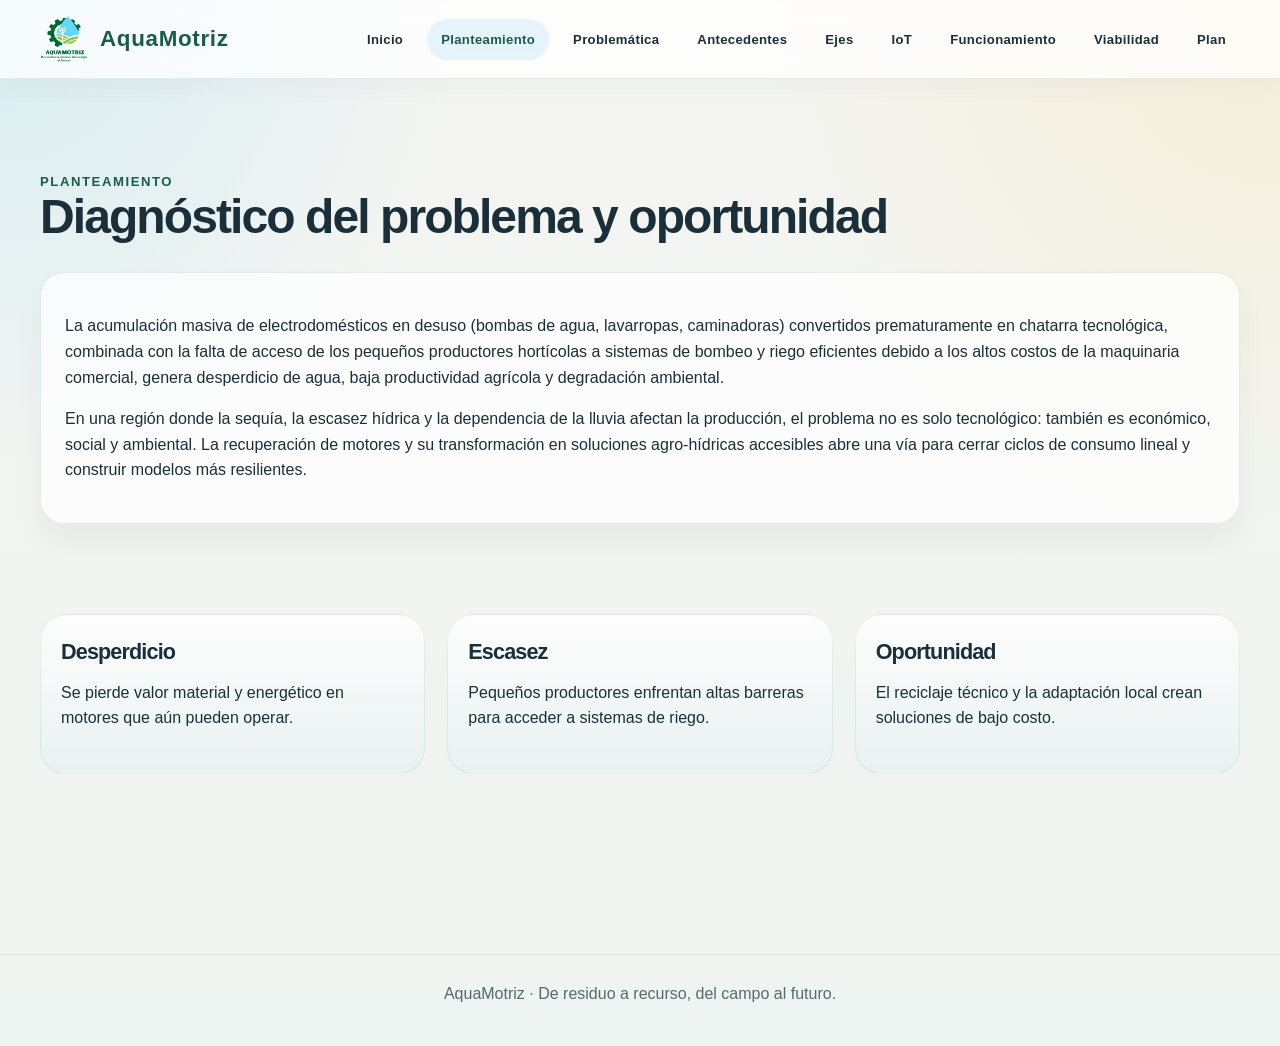
<file: planteamiento.html>
<!DOCTYPE html>
<html lang="es">
  <head>
    <meta charset="UTF-8" />
    <meta name="viewport" content="width=device-width, initial-scale=1.0" />
    <title>AquaMotriz | Planteamiento</title>
    <link rel="stylesheet" href="styles.css" />
  </head>
  <body>
    <header class="site-header">
      <div class="container navbar">
        <a href="index.html" class="brand">
          <img class="brand-mark" src="assets/aquamotriz-logo.svg" alt="Logo AquaMotriz" />
          <span>AquaMotriz</span>
        </a>
        <nav class="nav-links" aria-label="Navegación principal">
          <a href="index.html">Inicio</a>
          <a href="planteamiento.html">Planteamiento</a>
          <a href="problematica.html">Problemática</a>
          <a href="antecedentes.html">Antecedentes</a>
          <a href="ejes-valor.html">Ejes</a>
          <a href="iot.html">IoT</a>
          <a href="funcionamiento.html">Funcionamiento</a>
          <a href="viabilidad.html">Viabilidad</a>
          <a href="plan-implementacion.html">Plan</a>
        </nav>
      </div>
    </header>

    <main class="container page-shell">
      <section class="section">
        <div class="section-header">
          <div>
            <div class="kicker">Planteamiento</div>
            <h2>Diagnóstico del problema y oportunidad</h2>
          </div>
        </div>

        <div class="card">
          <p>
            La acumulación masiva de electrodomésticos en desuso (bombas de agua, lavarropas,
            caminadoras) convertidos prematuramente en chatarra tecnológica, combinada con la falta
            de acceso de los pequeños productores hortícolas a sistemas de bombeo y riego eficientes
            debido a los altos costos de la maquinaria comercial, genera desperdicio de agua, baja
            productividad agrícola y degradación ambiental.
          </p>
          <p>
            En una región donde la sequía, la escasez hídrica y la dependencia de la lluvia afectan la
            producción, el problema no es solo tecnológico: también es económico, social y ambiental.
            La recuperación de motores y su transformación en soluciones agro-hídricas accesibles abre
            una vía para cerrar ciclos de consumo lineal y construir modelos más resilientes.
          </p>
        </div>
      </section>

      <section class="section">
        <div class="grid-3">
          <div class="stat-card">
            <h3>Desperdicio</h3>
            <p>Se pierde valor material y energético en motores que aún pueden operar.</p>
          </div>
          <div class="stat-card">
            <h3>Escasez</h3>
            <p>Pequeños productores enfrentan altas barreras para acceder a sistemas de riego.</p>
          </div>
          <div class="stat-card">
            <h3>Oportunidad</h3>
            <p>El reciclaje técnico y la adaptación local crean soluciones de bajo costo.</p>
          </div>
        </div>
      </section>
    </main>

    <footer class="footer">
      <div class="container">AquaMotriz · De residuo a recurso, del campo al futuro.</div>
    </footer>

    <script src="script.js"></script>
  </body>
</html>
</file>
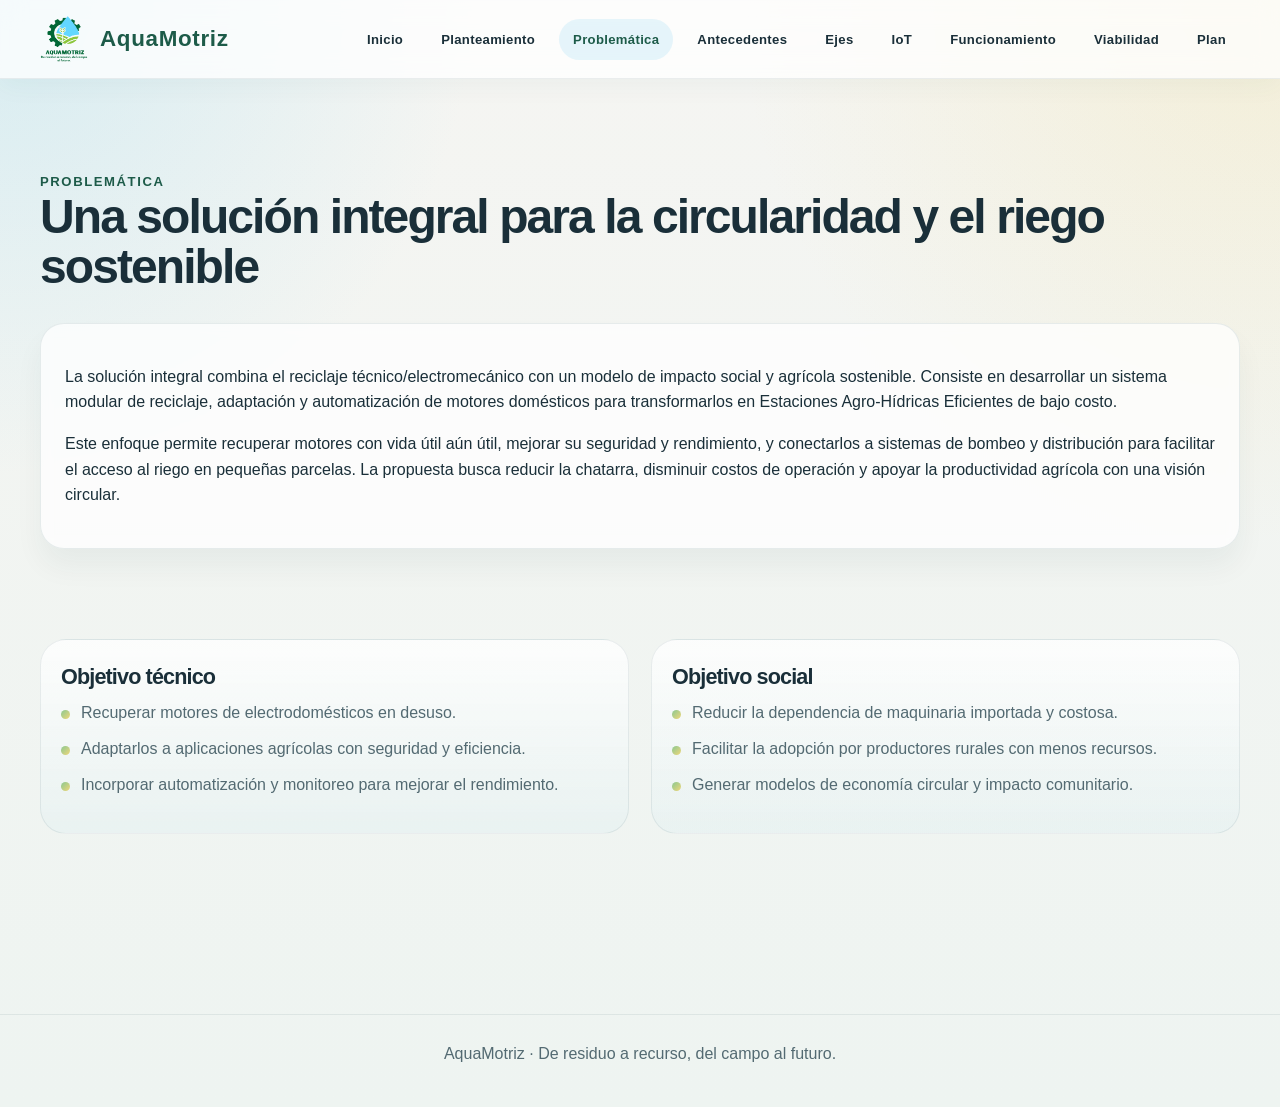
<file: problematica.html>
<!DOCTYPE html>
<html lang="es">
  <head>
    <meta charset="UTF-8" />
    <meta name="viewport" content="width=device-width, initial-scale=1.0" />
    <title>AquaMotriz | Problemática</title>
    <link rel="stylesheet" href="styles.css" />
  </head>
  <body>
    <header class="site-header">
      <div class="container navbar">
        <a href="index.html" class="brand">
          <img class="brand-mark" src="assets/aquamotriz-logo.svg" alt="Logo AquaMotriz" />
          <span>AquaMotriz</span>
        </a>
        <nav class="nav-links" aria-label="Navegación principal">
          <a href="index.html">Inicio</a>
          <a href="planteamiento.html">Planteamiento</a>
          <a href="problematica.html">Problemática</a>
          <a href="antecedentes.html">Antecedentes</a>
          <a href="ejes-valor.html">Ejes</a>
          <a href="iot.html">IoT</a>
          <a href="funcionamiento.html">Funcionamiento</a>
          <a href="viabilidad.html">Viabilidad</a>
          <a href="plan-implementacion.html">Plan</a>
        </nav>
      </div>
    </header>

    <main class="container page-shell">
      <section class="section">
        <div class="section-header">
          <div>
            <div class="kicker">Problemática</div>
            <h2>Una solución integral para la circularidad y el riego sostenible</h2>
          </div>
        </div>

        <div class="card">
          <p>
            La solución integral combina el reciclaje técnico/electromecánico con un modelo de impacto
            social y agrícola sostenible. Consiste en desarrollar un sistema modular de reciclaje,
            adaptación y automatización de motores domésticos para transformarlos en Estaciones
            Agro-Hídricas Eficientes de bajo costo.
          </p>
          <p>
            Este enfoque permite recuperar motores con vida útil aún útil, mejorar su seguridad y
            rendimiento, y conectarlos a sistemas de bombeo y distribución para facilitar el acceso al
            riego en pequeñas parcelas. La propuesta busca reducir la chatarra, disminuir costos de
            operación y apoyar la productividad agrícola con una visión circular.
          </p>
        </div>
      </section>

      <section class="section">
        <div class="grid-2">
          <div class="stat-card">
            <h3>Objetivo técnico</h3>
            <ul class="clean-list">
              <li>Recuperar motores de electrodomésticos en desuso.</li>
              <li>Adaptarlos a aplicaciones agrícolas con seguridad y eficiencia.</li>
              <li>Incorporar automatización y monitoreo para mejorar el rendimiento.</li>
            </ul>
          </div>
          <div class="stat-card">
            <h3>Objetivo social</h3>
            <ul class="clean-list">
              <li>Reducir la dependencia de maquinaria importada y costosa.</li>
              <li>Facilitar la adopción por productores rurales con menos recursos.</li>
              <li>Generar modelos de economía circular y impacto comunitario.</li>
            </ul>
          </div>
        </div>
      </section>
    </main>

    <footer class="footer">
      <div class="container">AquaMotriz · De residuo a recurso, del campo al futuro.</div>
    </footer>

    <script src="script.js"></script>
  </body>
</html>
</file>
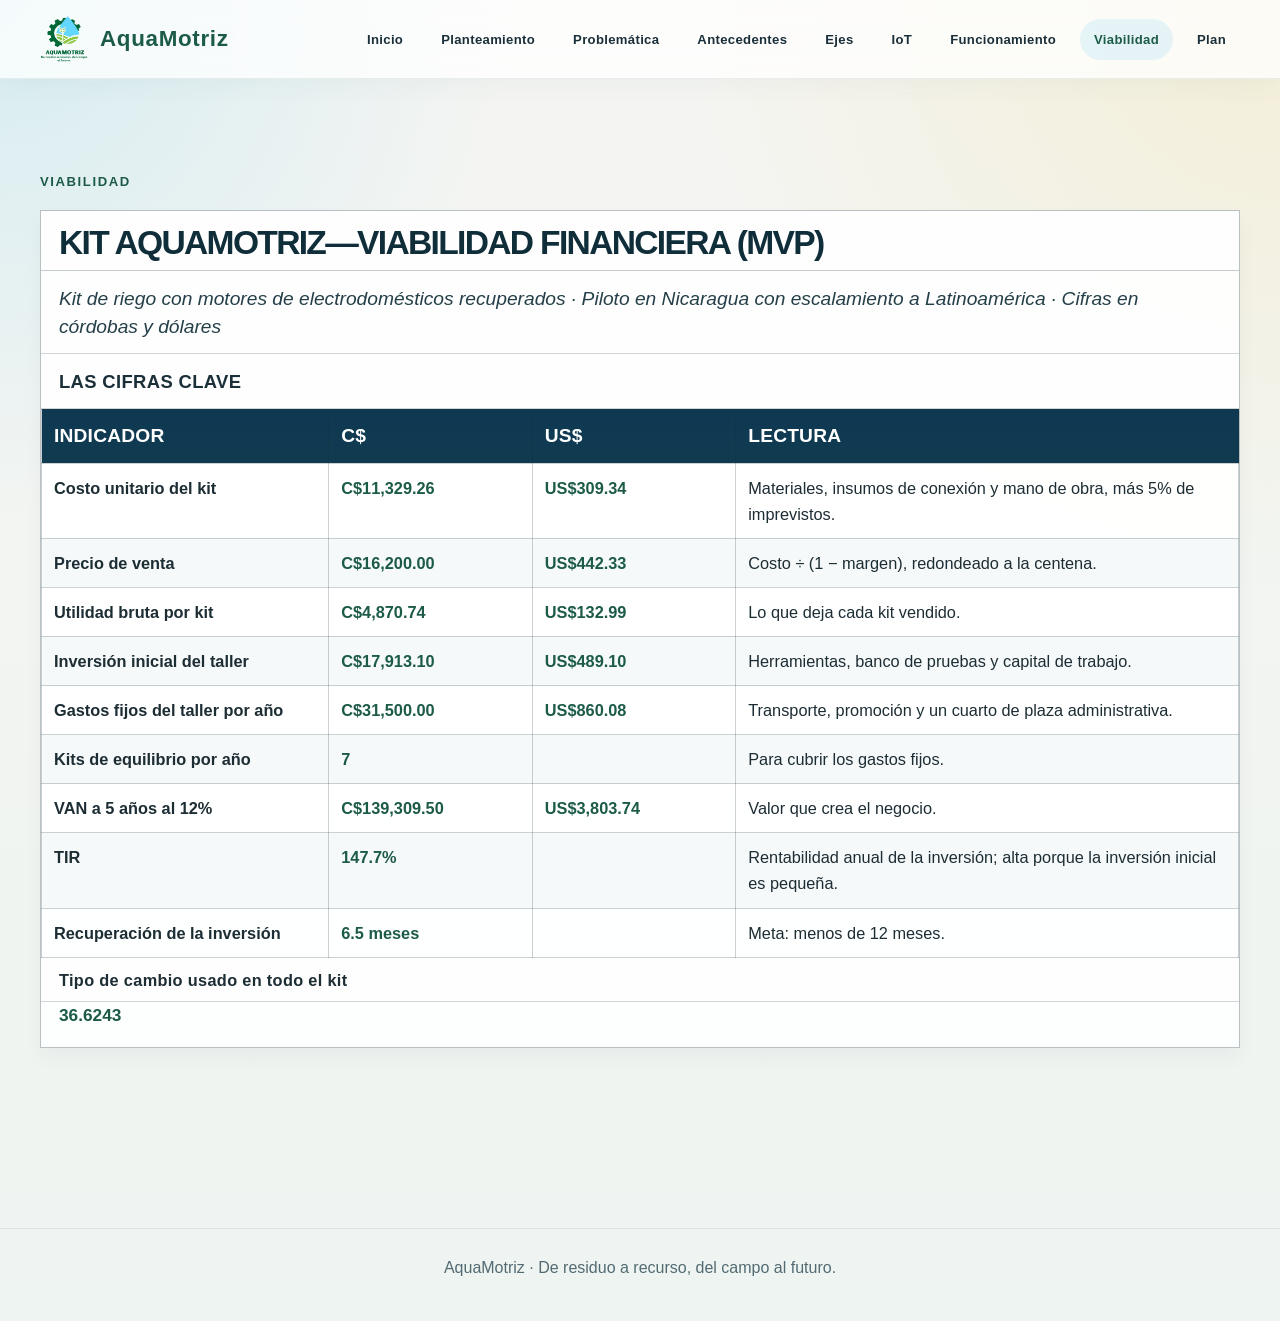
<file: viabilidad.html>
<!DOCTYPE html>
<html lang="es">
  <head>
    <meta charset="UTF-8" />
    <meta name="viewport" content="width=device-width, initial-scale=1.0" />
    <title>AquaMotriz | Viabilidad</title>
    <link rel="stylesheet" href="styles.css" />
  </head>
  <body>
    <header class="site-header">
      <div class="container navbar">
        <a href="index.html" class="brand">
          <img class="brand-mark" src="assets/aquamotriz-logo.svg" alt="Logo AquaMotriz" />
          <span>AquaMotriz</span>
        </a>
        <nav class="nav-links" aria-label="Navegación principal">
          <a href="index.html">Inicio</a>
          <a href="planteamiento.html">Planteamiento</a>
          <a href="problematica.html">Problemática</a>
          <a href="antecedentes.html">Antecedentes</a>
          <a href="ejes-valor.html">Ejes</a>
          <a href="iot.html">IoT</a>
          <a href="funcionamiento.html">Funcionamiento</a>
          <a href="viabilidad.html">Viabilidad</a>
          <a href="plan-implementacion.html">Plan</a>
        </nav>
      </div>
    </header>

    <main class="container page-shell">
      <section class="section">
        <div class="section-header">
          <div>
            <div class="kicker">Viabilidad</div>
          </div>
        </div>

        <div class="viability-sheet">
          <div class="sheet-header">
            <h3>KIT AQUAMOTRIZ—VIABILIDAD FINANCIERA (MVP)</h3>
          </div>

          <div class="sheet-subtitle">
            Kit de riego con motores de electrodomésticos recuperados · Piloto en Nicaragua con escalamiento a Latinoamérica · Cifras en córdobas y dólares
          </div>

          <div class="sheet-section-title">LAS CIFRAS CLAVE</div>

          <table class="viability-table" aria-label="Viabilidad financiera AquaMotriz">
            <thead>
              <tr>
                <th>Indicador</th>
                <th>C$</th>
                <th>US$</th>
                <th>Lectura</th>
              </tr>
            </thead>
            <tbody>
              <tr>
                <td>Costo unitario del kit</td>
                <td class="currency-value">C$11,329.26</td>
                <td class="currency-value">US$309.34</td>
                <td>Materiales, insumos de conexión y mano de obra, más 5% de imprevistos.</td>
              </tr>
              <tr>
                <td>Precio de venta</td>
                <td class="currency-value">C$16,200.00</td>
                <td class="currency-value">US$442.33</td>
                <td>Costo ÷ (1 − margen), redondeado a la centena.</td>
              </tr>
              <tr>
                <td>Utilidad bruta por kit</td>
                <td class="currency-value positive">C$4,870.74</td>
                <td class="currency-value positive">US$132.99</td>
                <td>Lo que deja cada kit vendido.</td>
              </tr>
              <tr>
                <td>Inversión inicial del taller</td>
                <td class="currency-value">C$17,913.10</td>
                <td class="currency-value">US$489.10</td>
                <td>Herramientas, banco de pruebas y capital de trabajo.</td>
              </tr>
              <tr>
                <td>Gastos fijos del taller por año</td>
                <td class="currency-value">C$31,500.00</td>
                <td class="currency-value">US$860.08</td>
                <td>Transporte, promoción y un cuarto de plaza administrativa.</td>
              </tr>
              <tr>
                <td>Kits de equilibrio por año</td>
                <td class="currency-value">7</td>
                <td class="currency-value"></td>
                <td>Para cubrir los gastos fijos.</td>
              </tr>
              <tr>
                <td>VAN a 5 años al 12%</td>
                <td class="currency-value positive">C$139,309.50</td>
                <td class="currency-value positive">US$3,803.74</td>
                <td>Valor que crea el negocio.</td>
              </tr>
              <tr>
                <td>TIR</td>
                <td class="currency-value">147.7%</td>
                <td class="currency-value"></td>
                <td>Rentabilidad anual de la inversión; alta porque la inversión inicial es pequeña.</td>
              </tr>
              <tr>
                <td>Recuperación de la inversión</td>
                <td class="currency-value">6.5 meses</td>
                <td class="currency-value"></td>
                <td>Meta: menos de 12 meses.</td>
              </tr>
            </tbody>
          </table>

          <div class="sheet-section-title muted-title">Tipo de cambio usado en todo el kit</div>
          <div class="exchange-row">
            <span class="exchange-value">36.6243</span>
          </div>
        </div>
      </section>
    </main>

    <footer class="footer">
      <div class="container">AquaMotriz · De residuo a recurso, del campo al futuro.</div>
    </footer>

    <script src="script.js"></script>
  </body>
</html>
</file>
<file: styles.css>
:root {
  --sky: #9edcf1;
  --sky-strong: #76bfd6;
  --sky-soft: #eaf9ff;
  --green: #8ac891;
  --green-strong: #3d8d65;
  --green-deep: #1d5b49;
  --yellow: #f0d77a;
  --yellow-soft: #f8ebbd;
  --sand: #f4f3ed;
  --card: rgba(255, 255, 255, 0.7);
  --card-strong: #ffffff;
  --text: #1a2f39;
  --muted: #536a72;
  --line: #dfe7e3;
  --shadow: 0 18px 45px rgba(29, 91, 73, 0.12);
}

* { box-sizing: border-box; }

html { scroll-behavior: smooth; }

body {
  margin: 0;
  font-family: Arial, Helvetica, sans-serif;
  background:
    radial-gradient(circle at top left, rgba(158, 220, 241, 0.35), transparent 28%),
    radial-gradient(circle at top right, rgba(240, 215, 122, 0.22), transparent 32%),
    linear-gradient(180deg, #f5f5f2 0%, #eef4f1 100%);
  color: var(--text);
  line-height: 1.6;
}

a { color: inherit; text-decoration: none; }

img {
  max-width: 100%;
  display: block;
}

.container {
  width: min(1200px, calc(100% - 32px));
  margin: 0 auto;
}

.site-header {
  position: sticky;
  top: 0;
  z-index: 20;
  background: rgba(255, 255, 255, 0.75);
  backdrop-filter: blur(12px);
  border-bottom: 1px solid rgba(21, 52, 62, 0.08);
  box-shadow: 0 8px 24px rgba(29, 91, 73, 0.04);
}

.navbar {
  display: flex;
  align-items: center;
  justify-content: space-between;
  min-height: 78px;
  gap: 24px;
}

.brand {
  display: inline-flex;
  align-items: center;
  gap: 12px;
  font-weight: 900;
  letter-spacing: 0.03em;
  font-size: 1.4rem;
  color: var(--green-deep);
}

.brand-mark {
  width: 48px;
  height: 48px;
}

.nav-links {
  display: flex;
  align-items: center;
  justify-content: center;
  flex-wrap: wrap;
  gap: 10px;
}

.nav-links a {
  padding: 10px 14px;
  border-radius: 999px;
  font-size: 0.82rem;
  font-weight: 700;
  letter-spacing: 0.025em;
  color: var(--text);
  transition: 0.2s ease;
}

.nav-links a:hover,
.nav-links a.active {
  background: rgba(158, 220, 241, 0.25);
  color: var(--green-deep);
}

.page-shell {
  padding: 32px 0 80px;
}

.hero {
  background: linear-gradient(135deg, rgba(255,255,255,0.72), rgba(232,248,255,0.72));
  border: 1px solid rgba(28, 76, 78, 0.08);
  border-radius: 30px;
  box-shadow: 0 30px 60px rgba(19, 74, 82, 0.12);
  overflow: hidden;
  position: relative;
}

.hero::before {
  content: "";
  position: absolute;
  inset: 0;
  background: linear-gradient(90deg, rgba(158,220,241,0.18), rgba(138,200,145,0.12), rgba(240,215,122,0.12));
  pointer-events: none;
}

.hero-inner {
  display: grid;
  grid-template-columns: 1.2fr 0.95fr;
  align-items: center;
  gap: 28px;
  padding: 44px 42px;
}

.eyebrow {
  display: inline-block;
  margin-bottom: 10px;
  padding: 8px 12px;
  border-radius: 999px;
  background: rgba(158, 220, 241, 0.24);
  color: var(--green-deep);
  font-size: 0.74rem;
  font-weight: 800;
  letter-spacing: 0.12em;
  text-transform: uppercase;
}

h1, h2, h3 {
  margin: 0 0 12px;
  line-height: 1.05;
  letter-spacing: -0.04em;
}

h1 {
  font-size: clamp(2.8rem, 5vw, 5.2rem);
  font-weight: 900;
}

h2 {
  font-size: clamp(2.1rem, 4vw, 3rem);
  font-weight: 900;
}

h3 {
  font-size: 1.35rem;
  font-weight: 800;
}

.lead {
  font-size: 1.08rem;
  color: var(--muted);
  max-width: 62ch;
}

.cta-row {
  display: flex;
  flex-wrap: wrap;
  gap: 14px;
  margin-top: 26px;
}

.btn {
  display: inline-flex;
  align-items: center;
  justify-content: center;
  padding: 12px 20px;
  min-height: 46px;
  border-radius: 999px;
  font-weight: 800;
  transition: 0.2s ease;
  border: 2px solid transparent;
}

.btn-primary {
  background: linear-gradient(135deg, var(--green-strong), var(--green));
  color: white;
  box-shadow: 0 12px 24px rgba(61, 141, 101, 0.22);
}

.btn-secondary {
  border-color: rgba(61, 141, 101, 0.28);
  background: rgba(255,255,255,0.4);
  color: var(--green-deep);
}

.hero-art {
  display: grid;
  place-items: center;
  padding: 10px 12px;
}

.hero-logo {
  width: min(100%, 430px);
  max-height: 360px;
  object-fit: contain;
  filter: drop-shadow(0 22px 36px rgba(29, 91, 73, 0.12));
}

.section {
  margin-top: 30px;
  padding: 30px 0;
}

.viability-sheet {
  width: 100%;
  background: rgba(255, 255, 255, 0.9);
  border: 1px solid rgba(24, 48, 58, 0.3);
  border-radius: 0;
  overflow: hidden;
  box-shadow: 0 10px 18px rgba(17, 42, 49, 0.04);
}

.sheet-header {
  display: flex;
  align-items: center;
  min-height: 54px;
  padding: 14px 18px 10px;
  background: rgba(255, 255, 255, 0.72);
  border-bottom: 1px solid rgba(24, 48, 58, 0.25);
}

.sheet-header h3 {
  margin: 0;
  font-size: clamp(2.1rem, 2vw, 3.2rem);
  letter-spacing: -0.05em;
  font-weight: 900;
  text-transform: uppercase;
  color: #0f2e3a;
}

.sheet-subtitle {
  padding: 14px 18px 12px;
  background: rgba(255, 255, 255, 0.52);
  border-bottom: 1px solid rgba(24, 48, 58, 0.2);
  font-size: clamp(1.08rem, 1.5vw, 1.48rem);
  font-style: italic;
  color: #243f48;
  line-height: 1.45;
}

.sheet-section-title {
  padding: 16px 18px 14px;
  background: rgba(255,255,255,0.7);
  border-bottom: 1px solid rgba(24, 48, 58, 0.2);
  font-size: 1.15rem;
  line-height: 1.3;
  font-weight: 900;
  letter-spacing: 0.02em;
  text-transform: uppercase;
  color: #1b2f38;
}

.viability-table {
  width: 100%;
  border-collapse: collapse;
  table-layout: fixed;
  font-size: 1.1rem;
}

.viability-table th,
.viability-table td {
  border: 1px solid rgba(24, 48, 58, 0.22);
  padding: 11px 12px;
  vertical-align: top;
  text-align: left;
  color: #1d2d34;
}

.viability-table thead th {
  background: linear-gradient(180deg, #0f3952, #103a50);
  color: #ffffff;
  font-size: 1.2rem;
  font-weight: 800;
  letter-spacing: 0.01em;
}

.viability-table thead th:nth-child(1) { width: 24%; }
.viability-table thead th:nth-child(2) { width: 17%; }
.viability-table thead th:nth-child(3) { width: 17%; }
.viability-table thead th:nth-child(4) { width: 42%; }

.viability-table tbody td {
  background: rgba(255,255,255,0.25);
  font-size: 1.02rem;
}

.viability-table tbody tr:nth-child(even) td {
  background: rgba(245, 249, 250, 0.9);
}

.viability-table td:first-child {
  font-weight: 700;
}

.currency-value {
  font-weight: 700;
  color: var(--green-deep, #0c5d4b);
  white-space: nowrap;
}

.currency-value.positive {
  color: var(--green-deep, #0c5d4b);
}

.muted-title {
  padding-top: 12px;
  padding-bottom: 10px;
  color: #1d2d34;
  font-size: 1.02rem;
  font-weight: 800;
  text-transform: none;
}

.exchange-row {
  display: flex;
  justify-content: flex-start;
  padding: 0 18px 18px;
}

.exchange-value {
  font-weight: 700;
  color: var(--green-deep, #0c5d4b);
  font-size: 1.08rem;
}

@media (max-width: 980px) {
  .sheet-header h3 {
    font-size: 1.8rem;
    line-height: 1.15;
  }

  .viability-table,
  .legend-table {
    font-size: 0.92rem;
  }
}

@media (max-width: 640px) {
  .sheet-header,
  .sheet-subtitle,
  .sheet-section-title {
    padding-left: 12px;
    padding-right: 12px;
  }

  .viability-table thead {
    display: none;
  }

  .viability-table,
  .viability-table tbody,
  .viability-table tr,
  .viability-table td {
    display: block;
    width: 100%;
  }

  .viability-table tbody tr {
    margin-bottom: 12px;
    border: 1px solid rgba(24, 48, 58, 0.2);
  }

  .viability-table td {
    border-left: 0;
    border-right: 0;
  }
}

.section-header {
  display: flex;
  align-items: end;
  justify-content: space-between;
  gap: 16px;
  margin-bottom: 18px;
}

.kicker {
  font-size: 0.82rem;
  font-weight: 800;
  text-transform: uppercase;
  letter-spacing: 0.12em;
  color: var(--green-deep);
}

.grid-2,
.grid-3,
.grid-4 {
  display: grid;
  gap: 22px;
}

.grid-2 { grid-template-columns: repeat(2, minmax(0, 1fr)); }
.grid-3 { grid-template-columns: repeat(3, minmax(0, 1fr)); }
.grid-4 { grid-template-columns: repeat(4, minmax(0, 1fr)); }

.card {
  background: rgba(255,255,255,0.72);
  border: 1px solid rgba(128, 157, 163, 0.18);
  border-radius: 24px;
  padding: 24px;
  box-shadow: 0 18px 28px rgba(20, 61, 65, 0.05);
  backdrop-filter: blur(6px);
}

.highlights {
  display: grid;
  grid-template-columns: repeat(3, minmax(0,1fr));
  gap: 18px;
}

.value-box {
  padding: 22px 18px;
  border-radius: 22px;
  background: linear-gradient(180deg, rgba(158,220,241,0.15), rgba(138,200,145,0.08));
  border: 1px solid rgba(61, 141, 101, 0.15);
}

.value-box strong {
  display: inline-block;
  font-size: 2rem;
  color: var(--green-deep);
  margin-bottom: 8px;
}

ul.clean-list {
  list-style: none;
  margin: 0;
  padding: 0;
}

ul.clean-list li {
  position: relative;
  padding-left: 20px;
  margin-bottom: 10px;
  color: var(--muted);
}

ul.clean-list li::before {
  content: "";
  position: absolute;
  left: 0;
  top: 10px;
  width: 9px;
  height: 9px;
  border-radius: 50%;
  background: linear-gradient(135deg, var(--green), var(--yellow));
}

.feature-icon {
  display: inline-grid;
  place-items: center;
  width: 52px;
  height: 52px;
  border-radius: 16px;
  background: linear-gradient(135deg, rgba(158,220,241,0.4), rgba(138,200,145,0.36));
  font-size: 1.55rem;
  margin-bottom: 14px;
}

.stat-card {
  background: linear-gradient(180deg, rgba(255,255,255,0.8), rgba(158,220,241,0.08));
  border: 1px solid rgba(21, 52, 62, 0.08);
  border-radius: 26px;
  padding: 26px 20px;
}

.metric {
  display: flex;
  justify-content: space-between;
  align-items: center;
  gap: 12px;
  padding: 10px 0;
  border-bottom: 1px solid rgba(21, 52, 62, 0.08);
}

.metric:last-child { border-bottom: none; }

.metric .label {
  font-weight: 700;
  color: var(--muted);
}

.metric .value {
  font-weight: 900;
  color: var(--green-deep);
}

.timeline {
  position: relative;
  margin-top: 30px;
  padding-left: 18px;
  border-left: 3px solid rgba(61, 141, 101, 0.25);
}

.timeline-item {
  position: relative;
  padding: 0 0 24px 18px;
}

.timeline-item::before {
  content: "";
  position: absolute;
  left: -24px;
  top: 5px;
  width: 16px;
  height: 16px;
  border-radius: 50%;
  background: linear-gradient(135deg, var(--sky), var(--green));
  border: 3px solid #fff;
}

.timeline-item h3 { margin-bottom: 8px; }

.quote {
  position: relative;
  display: flex;
  align-items: center;
  justify-content: center;
  text-align: center;
  padding: 32px 30px;
  min-height: 220px;
  background: linear-gradient(135deg, rgba(255,255,255,0.9), rgba(232,246,250,0.82));
  border: 1px solid rgba(61, 141, 101, 0.16);
  border-radius: 24px;
  color: var(--text);
  font-weight: 700;
  font-size: 1.08rem;
  line-height: 1.7;
  box-shadow: 0 18px 32px rgba(18, 55, 61, 0.06);
}

.quote::before,
.quote::after {
  content: "“";
  position: absolute;
  font-size: 3.8rem;
  line-height: 1;
  color: rgba(61, 141, 101, 0.32);
  font-weight: 900;
}

.quote::before {
  top: 12px;
  left: 20px;
}

.quote::after {
  content: "”";
  right: 20px;
  bottom: 0;
}

.table-wrap {
  overflow-x: auto;
  border-radius: 22px;
  border: 1px solid var(--line);
  background: #fff;
}

table {
  width: 100%;
  border-collapse: collapse;
  min-width: 720px;
}

th, td {
  padding: 16px 18px;
  border-bottom: 1px solid var(--line);
  text-align: left;
  vertical-align: top;
}

th {
  background: linear-gradient(135deg, rgba(61, 141, 101, 0.86), rgba(53, 120, 160, 0.9));
  color: white;
  font-size: 0.95rem;
  text-transform: uppercase;
  letter-spacing: 0.04em;
}

td:nth-child(2), td:nth-child(3) {
  font-weight: 700;
  color: var(--green-deep);
}

.diagram-panel {
  background: linear-gradient(180deg, rgba(255,255,255,0.66), rgba(158,220,241,0.08));
  border: 1px solid var(--line);
  border-radius: 26px;
  padding: 18px;
  margin-top: 18px;
}

.diagram-panel svg {
  width: 100%;
  height: auto;
  display: block;
}

.iot-tabs {
  display: inline-flex;
  gap: 12px;
  margin: 8px 0 18px;
  padding: 8px;
  background: rgba(255,255,255,0.7);
  border: 1px solid rgba(90, 120, 129, 0.15);
  border-radius: 999px;
  box-shadow: 0 8px 18px rgba(18, 55, 61, 0.05);
}

.iot-tab {
  appearance: none;
  border: none;
  background: transparent;
  color: var(--text);
  font-size: 0.92rem;
  font-weight: 800;
  padding: 10px 18px;
  border-radius: 999px;
  cursor: pointer;
  transition: 0.2s ease;
}

.iot-tab.is-active {
  background: linear-gradient(135deg, var(--green-strong), var(--green));
  color: white;
  box-shadow: 0 10px 18px rgba(61, 141, 101, 0.18);
}

.iot-panel {
  display: none;
}

.iot-panel.is-active {
  display: block;
}

.iot-architecture-shell {
  background: rgba(255,255,255,0.08);
  border-radius: 20px;
  padding: 12px 0 0;
}

.architecture-title {
  margin: 0 0 8px;
  text-align: center;
  color: var(--green-strong);
  font-size: clamp(2rem, 2.8vw, 3rem);
  line-height: 1.2;
  font-weight: 900;
  letter-spacing: -0.05em;
}

.architecture-subtitle {
  margin: 0 0 26px;
  text-align: center;
  color: #536d78;
  font-size: 1.15rem;
  font-style: italic;
}

.architecture-flow {
  display: grid;
  grid-template-columns: minmax(220px, 1fr) 120px minmax(240px, 1.2fr) 120px minmax(220px, 1fr);
  align-items: stretch;
  gap: 12px;
  margin-bottom: 26px;
}

.architecture-panel {
  background: linear-gradient(180deg, rgba(255,255,255,0.84), rgba(236,243,245,0.88));
  border: 1px solid rgba(95, 120, 129, 0.18);
  border-radius: 22px;
  box-shadow: 0 10px 22px rgba(23, 58, 66, 0.07);
  padding: 18px 18px 16px;
  min-height: 505px;
}

.panel-header {
  display: flex;
  align-items: center;
  gap: 8px;
  font-size: 1.15rem;
  font-weight: 900;
  letter-spacing: 0.02em;
  text-transform: uppercase;
  color: #1a2f39;
  padding-bottom: 10px;
  border-bottom: 2px solid rgba(74, 133, 93, 0.8);
  margin-bottom: 18px;
}

.panel-header.dark {
  color: #f2f7f8;
  background: rgba(8, 30, 39, 0.45);
  border-bottom-color: rgba(123, 221, 143, 0.8);
  border-radius: 14px 14px 0 0;
  padding: 14px 16px 12px;
  margin: -18px -18px 18px;
}

.sensor-item {
  display: grid;
  grid-template-columns: 42px 1fr;
  gap: 14px;
  align-items: center;
  background: rgba(255,255,255,0.55);
  border: 1px solid rgba(116, 149, 159, 0.14);
  border-radius: 14px;
  padding: 12px 12px 11px;
  margin-bottom: 14px;
}

.sensor-icon {
  width: 34px;
  height: 34px;
  border-radius: 50%;
  position: relative;
  background: rgba(118, 191, 214, 0.12);
}

.sensor-icon::before {
  content: "";
  position: absolute;
  inset: 9px;
  border-radius: 50%;
}

.sensor-icon.water::before {
  background: linear-gradient(180deg, #9fe5d3, #3eb6a1);
}

.sensor-icon.soil::before {
  background: linear-gradient(180deg, #d9a9f0, #9f76d7);
}

.sensor-icon.power::before {
  background: linear-gradient(180deg, #f0d77a, #ddb93c);
}

.sensor-icon.pump::before {
  background: linear-gradient(180deg, #b5dfc4, #5cb98d);
}

.sensor-icon.motor::before {
  background: linear-gradient(180deg, #8ecddd, #3fa8cd);
}

.sensor-icon.flow::before {
  background: linear-gradient(180deg, #76d6b0, #1d8b73);
}

.sensor-copy {
  display: flex;
  flex-direction: column;
  gap: 4px;
  color: #1d2d34;
}

.sensor-copy strong {
  font-size: 0.96rem;
  font-weight: 800;
}

.sensor-copy span,
.sensor-copy small {
  color: #536a72;
  font-size: 0.75rem;
  line-height: 1.4;
}

.sensor-copy small {
  color: #5a7080;
}

.sensor-note {
  margin-top: 8px;
  color: #495d68;
  font-size: 0.8rem;
  line-height: 1.5;
  padding-top: 6px;
}

.panel-center {
  background: linear-gradient(180deg, #0a2230, #112f3f);
  color: #f3f9fb;
  border: 1px solid rgba(139, 178, 191, 0.25);
  min-height: 520px;
}

.esp32-box {
  display: flex;
  flex-direction: column;
  align-items: center;
  justify-content: center;
  padding: 18px 0 10px;
}

.esp32-chip {
  width: 84px;
  height: 84px;
  border-radius: 18px;
  background: linear-gradient(180deg, rgba(109, 213, 160, 0.28), rgba(56, 187, 125, 0.18));
  border: 1px solid rgba(152, 232, 178, 0.6);
  position: relative;
  margin-bottom: 14px;
}

.esp32-chip::before,
.esp32-chip::after {
  content: "";
  position: absolute;
  inset: 16px;
  border-radius: 10px;
  border: 2px solid rgba(255,255,255,0.75);
}

.esp32-chip::after {
  inset: 30px;
  border-color: rgba(146, 233, 191, 0.8);
}

.esp32-name {
  font-size: clamp(2rem, 2vw, 2.5rem);
  font-weight: 900;
  letter-spacing: -0.04em;
  color: #f6fcfd;
}

.esp32-sub {
  font-size: 0.95rem;
  opacity: 0.85;
  color: rgba(240, 249, 250, 0.8);
}

.esp32-actions {
  display: grid;
  grid-template-columns: 1fr 1fr;
  gap: 10px;
  margin: 18px 0 12px;
}

.esp32-actions span,
.esp32-network {
  display: flex;
  align-items: center;
  justify-content: center;
  min-height: 38px;
  border-radius: 10px;
  background: rgba(255,255,255,0.08);
  border: 1px solid rgba(164, 197, 209, 0.18);
  color: #edf7f9;
  font-size: 0.8rem;
  font-weight: 700;
}

.esp32-network {
  margin-bottom: 18px;
  min-height: 40px;
}

.esp32-text {
  margin: 0;
  font-size: 0.92rem;
  line-height: 1.5;
  color: rgba(241, 247, 248, 0.8);
  text-align: left;
}

.esp32-footnote {
  margin-top: 12px;
  color: rgba(228, 241, 244, 0.76);
  font-size: 0.72rem;
  line-height: 1.5;
}

.architecture-arrow {
  position: relative;
  display: flex;
  align-items: center;
  justify-content: center;
}

.architecture-arrow::before {
  content: "";
  width: 100%;
  height: 4px;
  background: linear-gradient(90deg, rgba(56, 157, 118, 0.25), rgba(57, 156, 120, 0.95));
  border-radius: 999px;
  position: relative;
  transform: translateY(0);
}

.architecture-arrow::after {
  content: "";
  position: absolute;
  right: 16px;
  width: 0;
  height: 0;
  border-top: 11px solid transparent;
  border-bottom: 11px solid transparent;
  border-left: 18px solid rgba(57, 156, 120, 0.95);
}

.security-block {
  background: rgba(255,255,255,0.14);
  border: 1px solid rgba(108, 138, 145, 0.18);
  border-radius: 18px;
  padding: 16px 18px;
}

.security-header {
  display: inline-block;
  margin: 0 0 12px;
  color: var(--green-strong);
  font-size: 1.1rem;
  font-weight: 900;
  letter-spacing: 0.04em;
  text-transform: uppercase;
}

.security-block p {
  margin: 0 0 10px;
  color: #43626c;
  font-size: 0.95rem;
  line-height: 1.6;
}

.security-block p:last-child {
  margin-bottom: 0;
}

@media (max-width: 980px) {
  .architecture-flow {
    grid-template-columns: 1fr;
  }

  .architecture-arrow {
    min-height: 56px;
  }

  .architecture-arrow::before {
    width: 4px;
    height: 100%;
    background: linear-gradient(180deg, rgba(56, 157, 118, 0.25), rgba(57, 156, 120, 0.95));
  }

  .architecture-arrow::after {
    right: auto;
    top: 50%;
    left: 50%;
    transform: translate(-50%, -50%);
    border-left: 12px solid transparent;
    border-right: 12px solid transparent;
    border-top: 18px solid rgba(57, 156, 120, 0.95);
  }
}

.mini-stat-card {
  position: relative;
  background: rgba(255,255,255,0.72);
  border: 1px solid rgba(111, 142, 151, 0.18);
  border-radius: 18px;
  padding: 18px 18px 14px;
  min-height: 130px;
}

.mini-stat-card.blue { background: linear-gradient(180deg, rgba(255,255,255,0.82), rgba(214,241,251,0.7)); }
.mini-stat-card.green { background: linear-gradient(180deg, rgba(255,255,255,0.82), rgba(215,247,234,0.72)); }
.mini-stat-card.mint { background: linear-gradient(180deg, rgba(255,255,255,0.82), rgba(232,248,243,0.7)); }
.mini-stat-card.purple { background: linear-gradient(180deg, rgba(255,255,255,0.82), rgba(241,231,250,0.75)); }

.mini-stat-header {
  display: flex;
  justify-content: space-between;
  align-items: flex-start;
  gap: 12px;
}

.mini-label {
  font-size: 0.78rem;
  letter-spacing: 0.08em;
  text-transform: uppercase;
  color: #59727d;
  font-weight: 700;
}

.mini-value {
  margin-top: 18px;
  font-size: clamp(2rem, 2vw, 2.6rem);
  line-height: 1;
  font-weight: 800;
  color: #1f3037;
}

.mini-value span {
  font-size: 1.1rem;
  font-weight: 700;
  opacity: 0.8;
}

.mini-value.motor-status {
  font-size: 1.2rem;
  margin-top: 18px;
  display: inline-flex;
  align-items: center;
  gap: 8px;
  color: #1b775b;
}

.mini-value.motor-status::before {
  content: "";
  width: 12px;
  height: 12px;
  border-radius: 50%;
  background: #4fd1a2;
  box-shadow: 0 0 0 5px rgba(79, 209, 162, 0.18);
}

.mini-stat-card small {
  display: block;
  margin-top: 8px;
  color: #667b84;
  font-size: 0.82rem;
}

.mini-icon {
  width: 42px;
  height: 42px;
  border-radius: 14px;
  display: inline-flex;
  align-items: center;
  justify-content: center;
  position: relative;
  background: rgba(119, 184, 214, 0.18);
}

.mini-icon.water::before,
.mini-icon.drop::before,
.mini-icon.leaf::before,
.mini-icon.motor::before {
  content: "";
  display: block;
  position: relative;
}

.mini-icon.water::before {
  width: 16px;
  height: 18px;
  border-radius: 50% 50% 50% 0;
  transform: rotate(-45deg);
  background: linear-gradient(180deg, #78d0f6, #3ea4d7);
}

.mini-icon.drop::before {
  width: 16px;
  height: 20px;
  border-radius: 60% 60% 60% 60%;
  background: linear-gradient(180deg, #69d8d2, #2bbca3);
  transform: rotate(45deg);
}

.mini-icon.leaf::before {
  width: 18px;
  height: 22px;
  background: linear-gradient(180deg, #7ea46a, #3f9a74);
  border-radius: 75% 0 75% 0;
  transform: rotate(45deg);
}

.mini-icon.motor::before {
  width: 18px;
  height: 18px;
  border-radius: 50%;
  background: linear-gradient(180deg, #af94f7, #7d5fe0);
  box-shadow: 0 0 0 5px rgba(125, 95, 224, 0.12);
}

.chart-grid {
  display: grid;
  grid-template-columns: 2fr 1fr;
  gap: 18px;
  margin-bottom: 18px;
}

.panel-card {
  background: rgba(255,255,255,0.75);
  border: 1px solid rgba(116, 149, 159, 0.16);
  border-radius: 20px;
  padding: 20px 18px 16px;
}

.panel-head {
  margin-bottom: 12px;
}

.panel-head h4 {
  margin: 0;
  font-size: 1.05rem;
  color: #1d2b30;
}

.panel-head p {
  margin: 5px 0 0;
  color: #627985;
  font-size: 0.8rem;
}

.chart-svg {
  width: 100%;
  height: auto;
  display: block;
  overflow: visible;
}

.axis-labels {
  display: flex;
  justify-content: space-between;
  color: #657d86;
  font-size: 0.72rem;
  margin-top: 4px;
  padding: 0 8px;
}

.compact-labels {
  padding: 0 24px;
}

.bar-chart {
  display: flex;
  align-items: flex-end;
  justify-content: center;
  gap: 10px;
  height: 180px;
  padding: 18px 8px 0;
}

.bar-chart span {
  display: flex;
  align-items: flex-end;
  justify-content: center;
  width: 12%;
  min-width: 24px;
  max-width: 36px;
  height: var(--h, 70%);
  background: linear-gradient(180deg, #48ceca, #1d9db7);
  border-radius: 12px 12px 0 0;
  position: relative;
}

.bar-chart span i {
  position: absolute;
  bottom: -22px;
  font-style: normal;
  font-size: 0.72rem;
  color: #607d86;
}

.activity-panel { min-height: 260px; }

.activity-list {
  list-style: none;
  margin: 12px 0 0;
  padding: 0;
  display: grid;
  gap: 18px;
}

.activity-list li {
  display: grid;
  grid-template-columns: 14px 1fr;
  gap: 10px;
  align-items: start;
  color: #314d59;
  font-size: 0.95rem;
  line-height: 1.35;
}

.activity-list strong {
  color: #1d2b30;
}

.activity-list small {
  display: block;
  margin-top: 4px;
  color: #6a8088;
}

.dot {
  width: 10px;
  height: 10px;
  border-radius: 50%;
  margin-top: 5px;
  display: inline-block;
}

.dot.green { background: #5bd39c; box-shadow: 0 0 0 4px rgba(91, 211, 156, 0.14); }
.dot.teal { background: #2cc1ba; box-shadow: 0 0 0 4px rgba(44, 193, 186, 0.14); }
.dot.purple { background: #a580e8; box-shadow: 0 0 0 4px rgba(165, 128, 232, 0.14); }

.context-grid {
  display: grid;
  grid-template-columns: repeat(3, minmax(0, 1fr));
  gap: 18px;
  margin-top: 18px;
}

.context-card {
  background: rgba(255,255,255,0.72);
  border: 1px solid rgba(116, 149, 159, 0.14);
  border-radius: 18px;
  padding: 18px 16px;
}

.context-card h4 {
  margin: 0 0 12px;
  font-size: 1.05rem;
  color: #1d2b30;
}

.context-card ul {
  margin: 0;
  padding-left: 18px;
  color: #495f68;
  line-height: 1.8;
}

.tag-block {
  display: inline-flex;
  align-items: center;
  padding: 8px 12px;
  border-radius: 999px;
  background: rgba(102, 188, 206, 0.12);
  color: #1f5d6d;
  font-weight: 700;
  margin-bottom: 10px;
}

.context-card p {
  margin: 0;
  color: #5d737d;
}

.sector-list {
  display: flex;
  flex-wrap: wrap;
  gap: 8px;
}

.sector-list span {
  padding: 7px 10px;
  border-radius: 999px;
  background: linear-gradient(180deg, rgba(201, 247, 231, 0.75), rgba(196, 229, 245, 0.8));
  color: #2d5866;
  font-size: 0.78rem;
  font-weight: 700;
}

.diagrams-showcase {
  margin-top: 24px;
}

@media (max-width: 980px) {
  .metric-grid {
    grid-template-columns: repeat(2, minmax(0, 1fr));
  }

  .chart-grid,
  .context-grid {
    grid-template-columns: 1fr;
  }
}

@media (max-width: 640px) {
  .dashboard-header {
    flex-direction: column;
    align-items: flex-start;
  }

  .metric-grid {
    grid-template-columns: 1fr;
  }
}

.premium-diagram-grid {
  display: grid;
  gap: 22px;
}

.premium-diagram-card {
  background: linear-gradient(180deg, rgba(255,255,255,0.78), rgba(233,246,250,0.82));
  border: 1px solid rgba(122, 166, 177, 0.22);
  border-radius: 28px;
  box-shadow: 0 18px 38px rgba(17, 58, 66, 0.08);
  padding: 16px 18px 10px;
}

.diagram-label {
  display: inline-block;
  margin: 0 0 12px;
  padding: 7px 12px;
  border-radius: 999px;
  background: rgba(158, 220, 241, 0.18);
  color: var(--green-deep);
  font-size: 0.72rem;
  letter-spacing: 0.12em;
  text-transform: uppercase;
  font-weight: 800;
}

.premium-diagram-card svg {
  display: block;
  width: 100%;
  height: auto;
  border-radius: 20px;
}

.iot-dashboard {
  display: grid;
  grid-template-columns: 220px 1fr 220px;
  gap: 20px;
  align-items: center;
  background: linear-gradient(180deg, #0b2c3b, #123d4d);
  border-radius: 28px;
  padding: 20px;
  color: white;
  box-shadow: var(--shadow);
}

.iot-column { display: grid; gap: 18px; }

.iot-card {
  background: rgba(255,255,255,0.08);
  border: 1px solid rgba(255,255,255,0.12);
  border-radius: 18px;
  padding: 16px;
}

.iot-card h4 {
  margin: 0 0 10px;
  font-size: 0.8rem;
  text-transform: uppercase;
  letter-spacing: 0.09em;
  color: rgba(255,255,255,0.75);
}

.reading {
  display: flex;
  align-items: center;
  justify-content: space-between;
  font-size: 1.7rem;
  font-weight: 900;
}

.reading small {
  font-size: 0.72rem;
  opacity: 0.8;
  margin-left: 8px;
}

.status-chip {
  display: inline-flex;
  align-items: center;
  gap: 8px;
  padding: 8px 12px;
  border-radius: 999px;
  background: rgba(117, 211, 154, 0.18);
  color: #baf3d5;
  font-size: 0.8rem;
  font-weight: 700;
}

.center-node {
  position: relative;
  min-height: 250px;
  display: grid;
  place-items: center;
}

.node-box {
  width: min(100%, 260px);
  min-height: 220px;
  border-radius: 22px;
  padding: 18px;
  background: linear-gradient(180deg, rgba(18, 61, 77, 0.9), rgba(36, 101, 97, 0.92));
  border: 1px solid rgba(158,220,241,0.3);
  text-align: center;
  box-shadow: inset 0 0 20px rgba(255,255,255,0.03);
}

.node-box .microchip {
  width: 70px;
  height: 70px;
  margin: 10px auto 14px;
  border-radius: 18px;
  background: linear-gradient(135deg, rgba(158,220,241,0.4), rgba(138,200,145,0.34));
  position: relative;
}

.node-box .microchip::before,
.node-box .microchip::after {
  content: "";
  position: absolute;
  inset: 14px;
  border-radius: 12px;
  border: 2px solid rgba(255,255,255,0.7);
}

.node-box .microchip::after {
  inset: 24px;
  border-color: rgba(158,220,241,0.9);
}

.signal {
  display: flex;
  justify-content: space-between;
  align-items: center;
  gap: 10px;
  margin-top: 18px;
  font-size: 0.78rem;
  color: rgba(255,255,255,0.82);
}

.signal .dot {
  width: 10px;
  height: 10px;
  border-radius: 50%;
  background: #7ee3a7;
  box-shadow: 0 0 18px rgba(126,227,167,0.9);
}

.sparkline {
  display: flex;
  align-items: end;
  justify-content: center;
  gap: 4px;
  height: 72px;
  margin-top: 12px;
}

.sparkline span {
  width: 8px;
  background: linear-gradient(180deg, var(--yellow), var(--sky));
  border-radius: 999px 999px 0 0;
}

.video-box {
  display: grid;
  place-items: center;
  min-height: 360px;
  background: linear-gradient(135deg, rgba(158,220,241,0.22), rgba(138,200,145,0.18));
  border: 2px dashed rgba(61, 141, 101, 0.3);
  border-radius: 30px;
  padding: 30px 20px;
}

.video-poster-card {
  width: min(100%, 1100px);
  min-height: 430px;
  display: flex;
  align-items: flex-end;
  padding: 42px 36px;
  border-radius: 30px;
  background: linear-gradient(135deg, rgba(8, 30, 39, 0.88), rgba(9, 49, 59, 0.82)),
    url('assets/aquamotriz-video-poster.png') center/cover no-repeat;
  box-shadow: 0 24px 52px rgba(9, 35, 44, 0.18);
  border: 1px solid rgba(255,255,255,0.1);
}

.video-poster-content {
  max-width: 440px;
  color: white;
  position: relative;
  z-index: 1;
}

.video-tag {
  display: inline-block;
  padding: 8px 12px;
  border-radius: 999px;
  background: rgba(255,255,255,0.1);
  border: 1px solid rgba(255,255,255,0.18);
  font-size: 0.72rem;
  letter-spacing: 0.1em;
  text-transform: uppercase;
  font-weight: 800;
  margin-bottom: 18px;
}

.video-poster-content h3 {
  margin: 0 0 12px;
  font-size: clamp(2rem, 2.7vw, 3rem);
  line-height: 1.06;
  letter-spacing: -0.04em;
}

.video-poster-content p {
  margin: 0 0 22px;
  color: rgba(255,255,255,0.82);
  font-size: 1.03rem;
  line-height: 1.55;
}

.play-video-trigger {
  border: none;
  border-radius: 999px;
  background: linear-gradient(135deg, var(--green-strong), var(--green));
  color: white;
  font-weight: 800;
  font-size: 1rem;
  letter-spacing: 0.02em;
  padding: 16px 28px;
  cursor: pointer;
  box-shadow: 0 20px 30px rgba(61, 141, 101, 0.28);
  transition: transform 0.2s ease, box-shadow 0.2s ease;
}

.play-video-trigger:hover {
  transform: translateY(-1px);
  box-shadow: 0 24px 36px rgba(61, 141, 101, 0.32);
}

.video-modal {
  position: fixed;
  inset: 0;
  display: none;
  align-items: center;
  justify-content: center;
  padding: 24px;
  background: rgba(5, 16, 20, 0.74);
  z-index: 999;
}

.video-modal.is-open {
  display: flex;
}

.video-modal-dialog {
  position: relative;
  width: min(92vw, 1080px);
  background: #0b2128;
  border-radius: 22px;
  overflow: hidden;
  box-shadow: 0 30px 80px rgba(0,0,0,0.4);
}

.video-modal-dialog video {
  display: block;
  width: 100%;
  height: auto;
  max-height: 78vh;
  background: #000;
}

.close-video-modal {
  position: absolute;
  top: 14px;
  right: 14px;
  border: none;
  width: 42px;
  height: 42px;
  border-radius: 50%;
  background: rgba(255,255,255,0.18);
  color: white;
  font-size: 1.3rem;
  cursor: pointer;
  z-index: 2;
}

@media (max-width: 980px) {
  .video-poster-card {
    min-height: 300px;
    padding: 26px 22px;
  }

  .video-poster-content {
    max-width: 100%;
  }
}

.video-note {
  margin-top: 14px;
  color: var(--muted);
  font-size: 0.9rem;
}

.footer {
  margin-top: 70px;
  padding: 26px 0 40px;
  border-top: 1px solid rgba(21, 52, 62, 0.08);
  color: var(--muted);
  text-align: center;
}

@media (max-width: 980px) {
  .hero-inner,
  .grid-2,
  .grid-3,
  .grid-4,
  .highlights,
  .iot-dashboard {
    grid-template-columns: 1fr;
  }

  .navbar {
    flex-direction: column;
    align-items: flex-start;
    padding: 14px 0;
  }

  .nav-links {
    justify-content: flex-start;
  }

  .site-header {
    position: static;
  }
}
</file>
